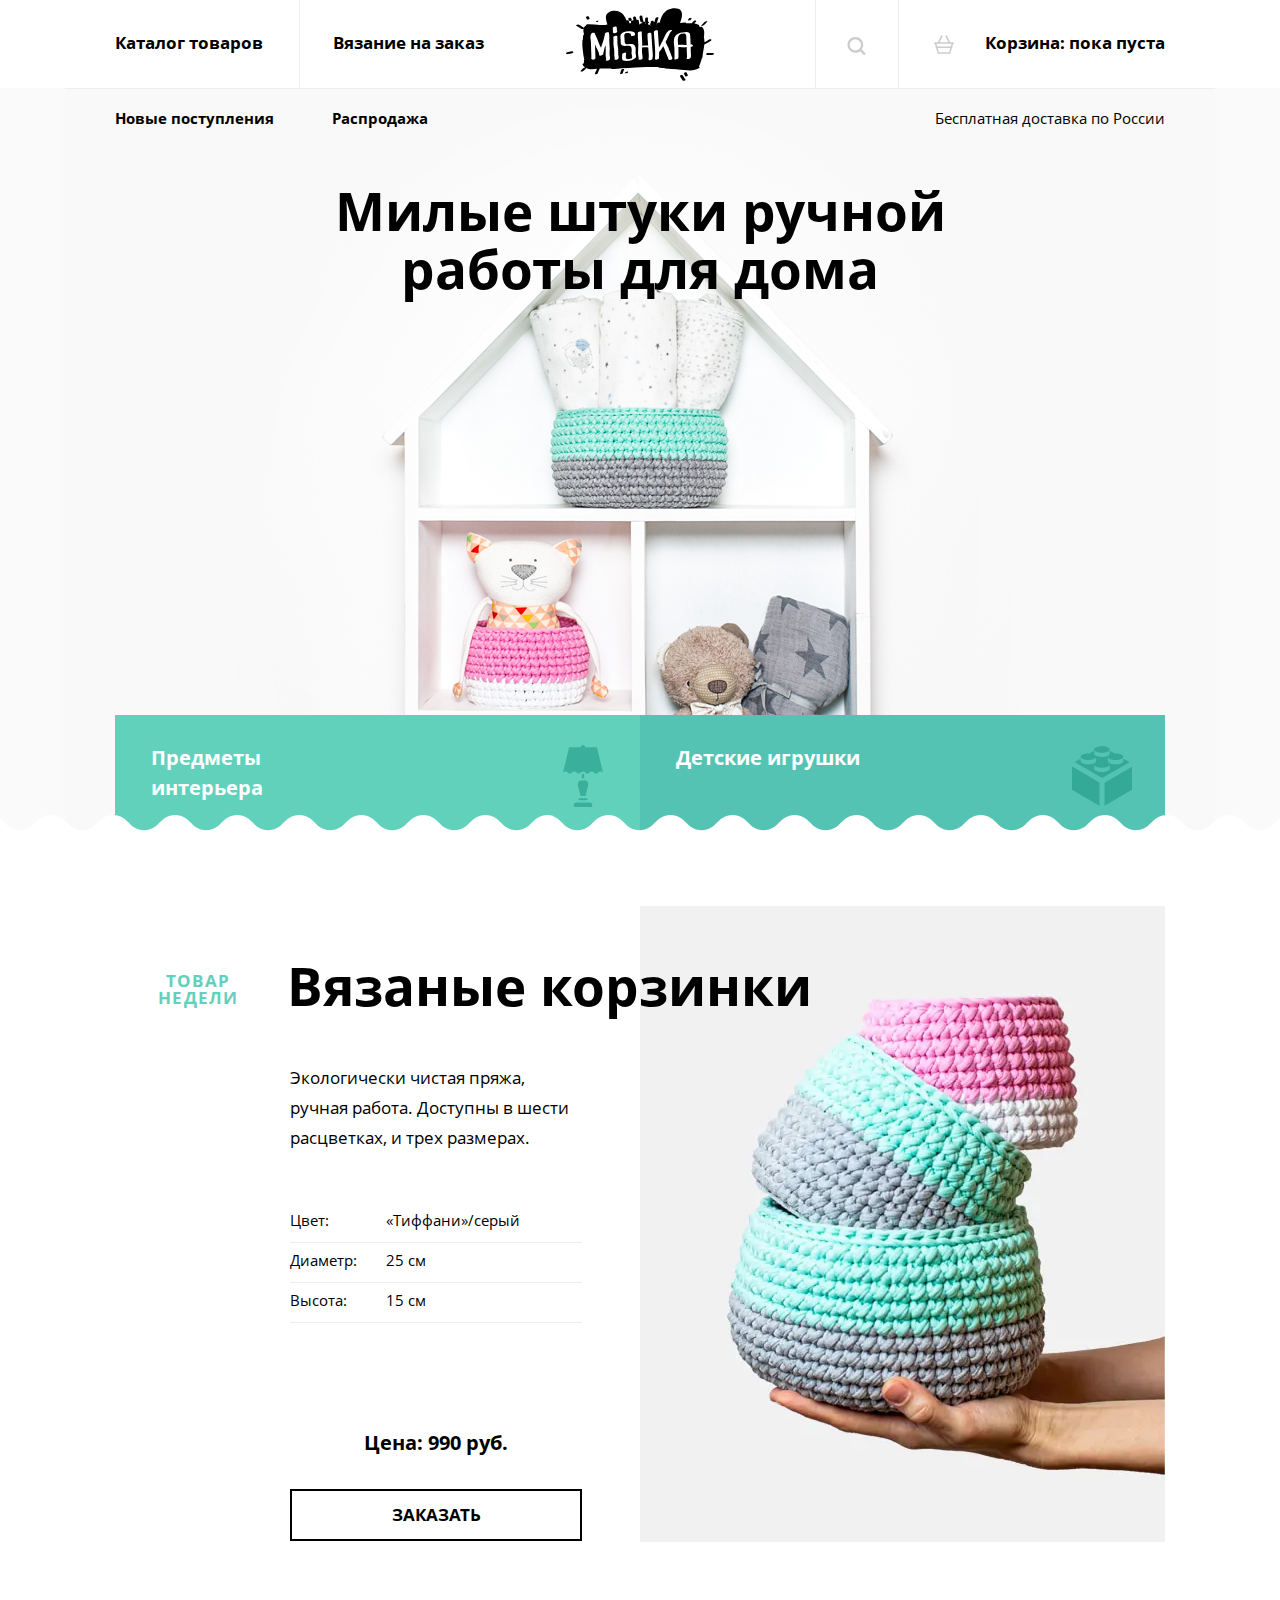
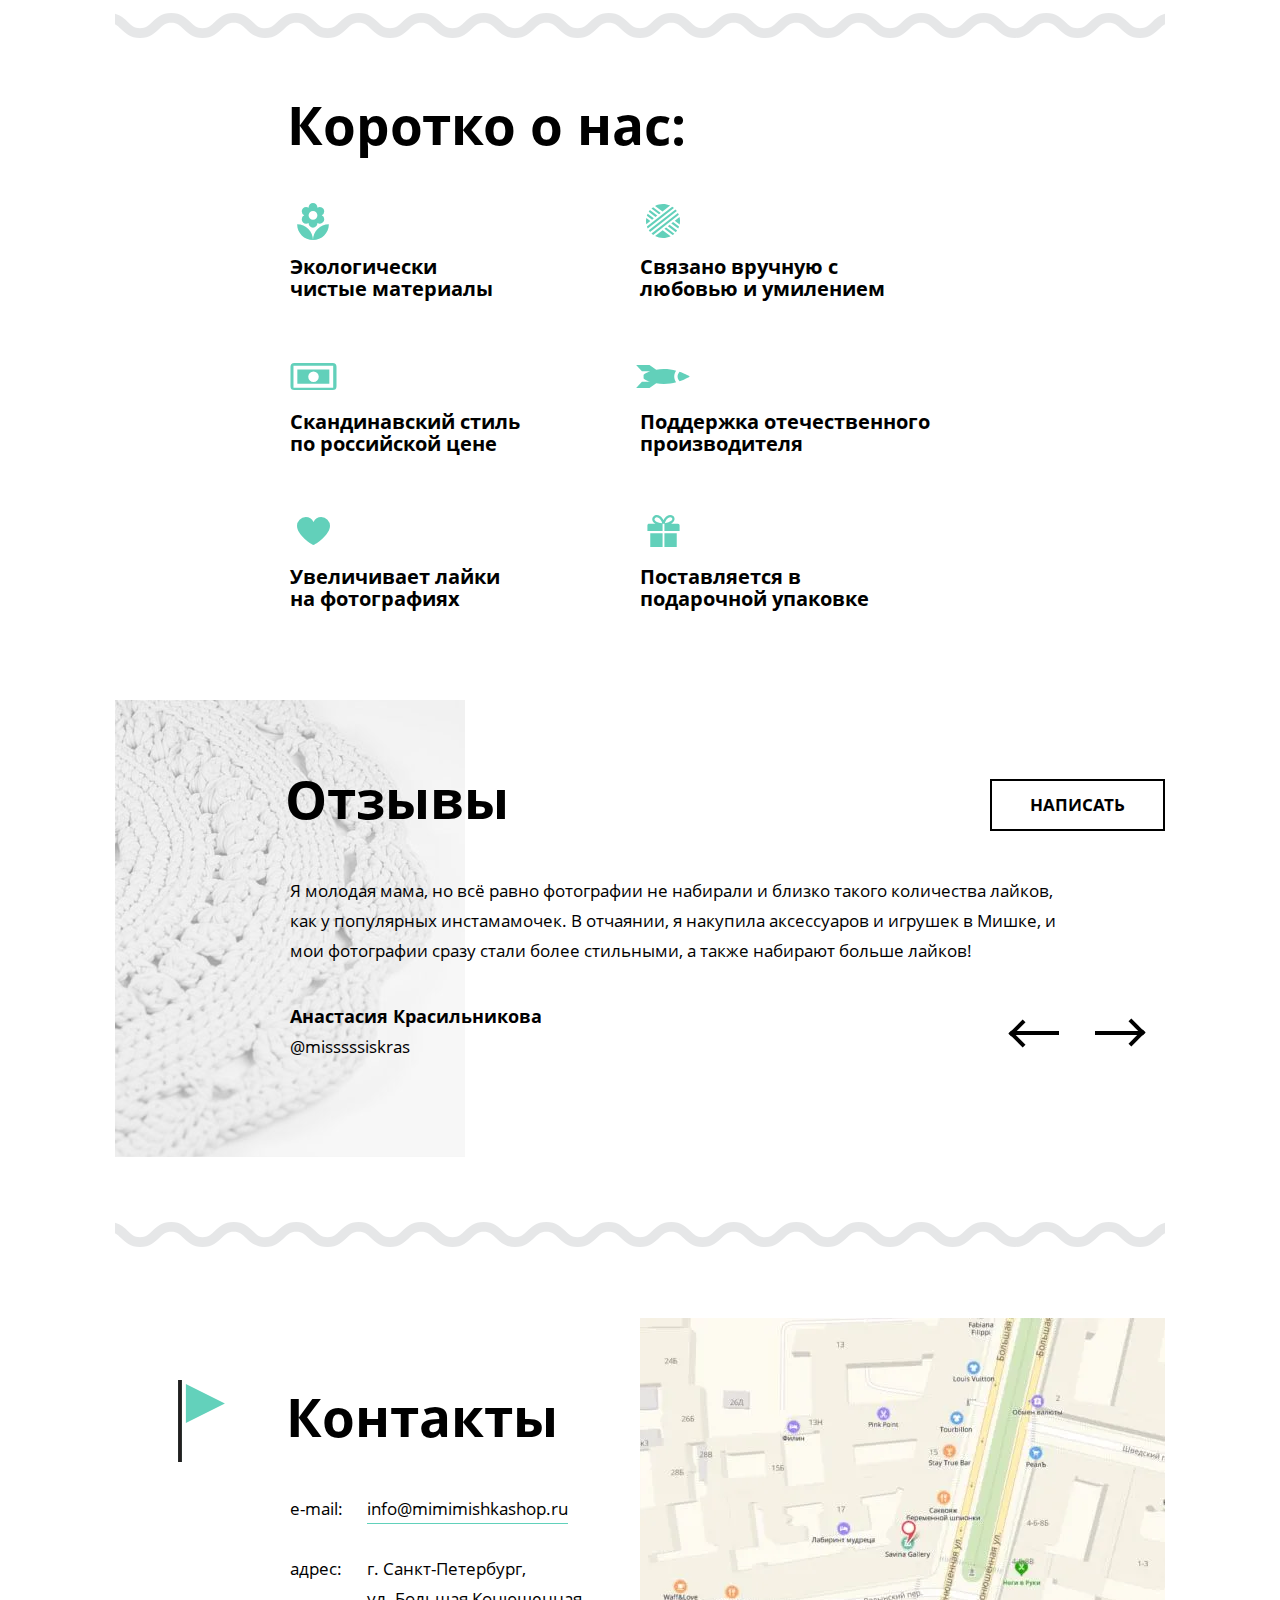
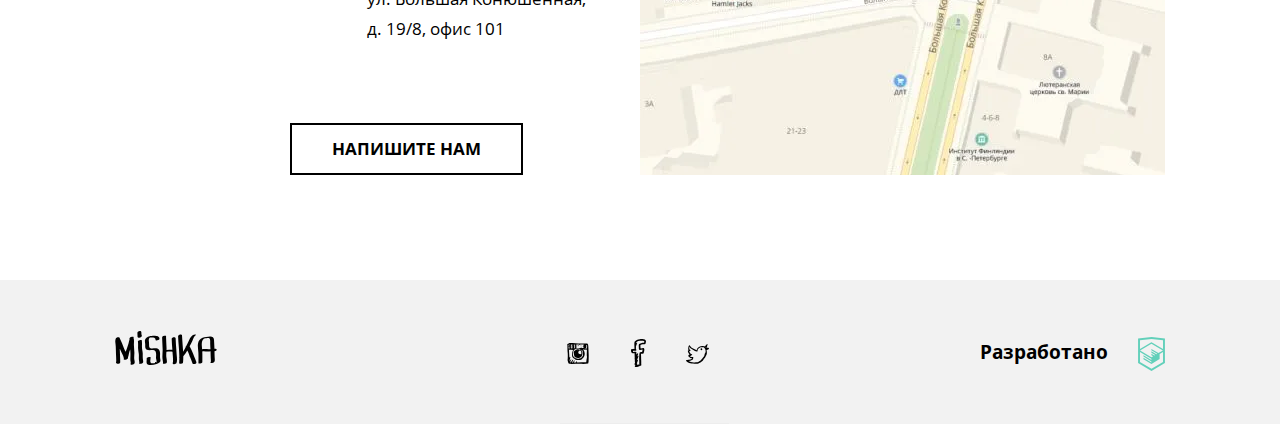
<file: index.html>
<!DOCTYPE html>
<html lang="en">
<head>
  <meta charset="UTF-8">
  <title>Mishka</title>
  <meta name="viewport" content="width=device, initial-scale=1">
  <link rel="stylesheet" type="text/css" href="css/main.css">
</head>
  <body>
    <header class="page-header">
      <nav class="main-nav main-nav--closed main-nav--no-js">
        <button class="main-nav__button-toggle">
          <span class="visually-hidden">Mеню</span>
        </button>
        <ul class="main-nav__list">
          <li class="main-nav__item main-nav__logo">
            <a class="main-nav__link main-nav__link--logo">
              <span class="visually-hidden">Главная</span>
              <picture>
                <source media="(min-width: 1150px)" srcset="img/logo_desktop.svg" type="image/svg+xml">
                <source media="(min-width: 768px)" srcset="img/logo_tablet.svg" type="image/svg+xml">
                <img src="img/logo_mobile.svg"  width="86" height="35" alt="Мишка">
              </picture>
            </a>
          </li>
          <li class="main-nav__item main-nav__catalog">
            <a class="main-nav__link main-nav__link--catalog" href="catalog.html">Каталог товаров</a>
          </li>
          <li class="main-nav__item main-nav__order">
            <a class="main-nav__link" href="form.html">Вязание на заказ</a>
          </li>
          <li class="main-nav__item">
            <a class="main-nav__link main-nav__link--search" href="#">
              <svg class="main-nav__icon main-nav__icon--search" width="19" height="18">
                <use xlink:href="img/sprite.svg#icon-search"></use>
              </svg>
              Поиск по сайту
            </a>
          </li>
          <li class="main-nav__item main-nav__cart">
            <a class="main-nav__link main-nav__link--cart" href="#">
              <svg class="main-nav__icon main-nav__icon--cart" width="20" height="19">
                <use xlink:href="img/sprite.svg#icon-cart"></use>
              </svg>
              Корзина:&nbsp;<span class="main-nav__cart-status">пока&nbsp;пуста</span>
            </a>
          </li>
          <li class="main-nav__item main-nav__new">
            <a href="" class="main-nav__link">Новые поступления</a>
          </li>
          <li class="main-nav__item main-nav__sell-out">
            <a href="" class="main-nav__link">Распродажа</a>
          </li>
          <li class="main-nav__item main-nav__item--delivery">
            <a class="main-nav__link main-nav__link--delivery" href="#">Бесплатная доставка по России</a>
          </li>
        </ul>
      </nav>
      <div class="page-header__slogan page-header__slogan--main">
        <h1 class="page-header__main-title visually-hidden">Магазин Мишка</h1>
        <h2 class="page-header__title page-header__title--main title">Милые&nbsp;штуки ручной работы&nbsp;для&nbsp;дома</h2>
      </div>
    </header>
    <main class="page-main">
      <section class="products border">
        <div class="products__wrapper border-white">
          <div class="products__list">
            <a class="products__link" href="#">
              <span>Предметы интерьера</span>
              <svg class="products__icon products__icon--interior" width="40" height="62">
                <use xlink:href="img/sprite.svg#icon-interior"></use>
              </svg>
            </a>
            <a class="products__link products__link--right" href="#">
              <span>Детские игрушки</span>
              <svg class="products__icon products__icon--toy" width="60" height="60">
                <use xlink:href="img/sprite.svg#icon-toy"></use>
              </svg>
            </a>
          </div>
        </div>
        <article class="product-card">
          <div class="product-card__header">
            <h3 class="product-card__name title">Вязаные корзинки</h3>
            <b class="product-card__remark">Товар недели</b>
          </div>
          <div class="product-card__description">
            <p class="product-card__item product-card__text">Экологически чистая пряжа, ручная работа. Доступны в шести расцветках, и трех размерах.</p>
            <table class="product-card__item product-card__table">
              <tr class="product-card__line">
                <td class="product-card__name-property">Цвет:</td>
                <td class="product-card__property">«Тиффани»/серый</td>
              </tr>
              <tr class="product-card__line">
                <td class="product-card__name-property">Диаметр:</td>
                <td class="product-card__property">25 см</td>
              </tr>
              <tr class="product-card__line">
                <td class="product-card__name-property">Высота:</td>
                <td class="product-card__property">15 см</td>
              </tr>
            </table>
            <picture class="product-card__item product-card__photo">
              <source type="image/webp" media="(min-width: 1150px)" srcset="img/webp/knitted-baskets_desktop.webp 1x, img/webp/knitted-baskets_desktop-x2.webp 2x">
              <source type="image/webp" media="(min-width: 768px)" srcset="img/webp/knitted-baskets_tablet.webp 1x, img/webp/knitted-baskets_tablet-x2.webp 2x">
              <source type="image/webp" srcset="img/webp/knitted-baskets_mobile.webp 1x, img/webp/knitted-baskets_mobile-x2.webp 2x">
              <source media="(min-width: 1150px)" srcset="img/knitted-baskets_desktop.jpg 1x, img/knitted-baskets_desktop-x2.jpg 2x">
              <source media="(min-width: 768px)" srcset="img/knitted-baskets_tablet.jpg 1x, img/knitted-baskets_tablet-x2.jpg 2x">
              <img class="image" src="img/knitted-baskets_mobile.jpg" srcset="img/knitted-baskets_mobile-x2.jpg 2x" alt="Вязаные корзинки">
            </picture>
            <p class="product-card__item product-card__price">Цена: <span>990</span> руб.</p>
              <a class="product-card__item product-card__buy button" href="#">Заказать</a>
          </div>
        </article>
      </section>
      <section class="short-about">
        <h3 class="short-about__title title">Коротко о нас:</h3>
        <ul class="short-about__list">
          <li class="short-about__item">
            <div class="short-about__icon-wrapper">
              <svg class="short-about__icon" width="32" height="37">
                <use xlink:href="img/sprite.svg#icon-flower"></use>
              </svg>
            </div>
            <p class="short-about__text">Экологически чистые&nbsp;материалы</p>
          </li>
          <li class="short-about__item">
            <div class="short-about__icon-wrapper">
              <svg class="short-about__icon" width="47" height="27">
                <use xlink:href="img/sprite.svg#icon-money"></use>
              </svg>
            </div>
            <p class="short-about__text">Скандинавский стиль по&nbsp;российской&nbsp;цене</p>
          </li>
          <li class="short-about__item">
            <div class="short-about__icon-wrapper">
              <svg class="short-about__icon" width="33" height="28">
                <use xlink:href="img/sprite.svg#icon-heart"></use>
              </svg>
            </div>
            <p class="short-about__text">Увеличивает лайки на&nbsp;фотографиях</p>
          </li>
          <li class="short-about__item">
            <div class="short-about__icon-wrapper">
              <svg class="short-about__icon" width="34" height="34">
                <use xlink:href="img/sprite.svg#icon-ball"></use>
              </svg>
            </div>
            <p class="short-about__text">Связано вручную с любовью&nbsp;и&nbsp;умилением</p>
          </li>
          <li class="short-about__item">
            <div class="short-about__icon-wrapper">
              <svg class="short-about__icon" width="54" height="23">
                <use xlink:href="img/sprite.svg#icon-rocket"></use>
              </svg>
            </div>
            <p class="short-about__text">Поддержка отечественного производителя</p>
          </li>
          <li class="short-about__item">
            <div class="short-about__icon-wrapper">
              <svg class="short-about__icon" width="33" height="32">
                <use xlink:href="img/sprite.svg#icon-box"></use>
              </svg>
            </div>
            <p class="short-about__text">Поставляется в подарочной&nbsp;упаковке</p>
          </li>
        </ul>
      </section>
      <section class="comments border">
        <h3 class="comments__title title">Отзывы</h3>
        <ul class="comments__slider">
          <li class="comments__item comments__item-show">
            <p class="comments__text">Я молодая мама, но всё равно фотографии не набирали и близко такого количества лайков, как у популярных инстамамочек. В отчаянии, я накупила аксессуаров и игрушек в Мишке, и мои фотографии сразу стали более стильными, а также набирают больше лайков!</p>
            <span class="comments__author">Анастасия Красильникова</span>
            <span class="comments__login">@misssssiskras</span>
          </li>
          <li class="comments__item">
            <p class="comments__text">Далеко-далеко за словесными горами в стране, гласных и согласных живут рыбные тексты. Ты семантика, которое наш коварных языком выйти риторический взобравшись, бросил до. Моей собрал приставка рекламных маленькая семь даже рыбными взгляд!</p>
            <span class="comments__author">Анастас Красивников</span>
            <span class="comments__login">@anastas</span>
          </li>
          <li class="comments__item">
            <p class="comments__text">Моей собрал приставка рекламных маленькая семь даже рыбными взгляд. Далеко-далеко за словесными горами в стране, гласных и согласных живут рыбные тексты. Ты семантика, которое наш коварных языком выйти реторический взобравшись, бросил дома!</p>
            <span class="comments__author">Дмитрий Каширин</span>
            <span class="comments__login">@kassha</span>
          </li>
        </ul>
        <div class="comments__control">
          <button class="comments__button comments__button--previous"><span class="visually-hidden">Предыдущее</span>
            <div class="comments__arrow"></div>
          </button>
          <button class="comments__button comments__button--next"><span class="visually-hidden">Следующее</span>
            <div class="comments__arrow"></div>
          </button>
        </div>
        <a class="comments__button-write button" href="#">Написать</a>
      </section>
      <section class="contacts">
        <div class="contacts__wrapper">
          <h3 class="contacts__title title">Контакты
            <svg class="contacts__title-flag" width="47" height="82">
              <use xlink:href="img/sprite.svg#icon-flag"></use>
            </svg>
          </h3>
          <table class="contacts__list">
            <tr class="contacts__line contacts__email">
              <td class="contacts__name">e-mail:</td>
              <td class="contacts__info">
                <a class="contacts__email-link" href="#">info@mimimishkashop.ru</a>
              </td>
            </tr>
            <tr class="contacts__line contacts__address">
              <td class="contacts__name">адрес:</td>
              <td class="contacts__info">г. Санкт-Петербург, <br/>ул. Большая Конюшенная, <br/>д. 19/8, офис 101</td>
            </tr>
          </table>
        </div>
        <div class="contacts__wrapper-map">
          <iframe class="contacts__map" src="https://yandex.ru/map-widget/v1/?um=constructor%3Aedd58cfa11bff1d8a5924b9e9b00afe0e49b15dbf8140b7b2dd8a01c3d998474&amp;source=constructor" width="500" height="400" frameborder="0"></iframe>
          <picture>
              <source type="image/webp" media="(min-width: 1150px)" srcset="img/webp/map_desktop.webp 1x, img/webp/map_desktop-x2.webp 2x">
              <source type="image/webp" srcset="img/webp/map.webp 1x, img/webp/map-x2.webp 2x">
              <source media="(min-width: 1150px)" srcset="img/map_desktop.jpg 1x, img/map_desktop-x2.jpg 2x">
              <img class="contacts__map-img image" src="img/map.jpg" srcset="img/map-x2.jpg 2x" alt="Вязаные корзинки">
            </picture>
        </div>
        <a class="contacts__button-write button" href="#">Напишите нам</a>
      </section>
      <section class="modal">
        <div class="modal__products">
          <form method="post" action="#" id="modal-size" name="modal-size" class="modal__form">
            <h3 class="modal__title">Добавить в&nbsp;корзину</h3>
            <p class="modal__text">Выберите размер:</p>
            <ul class="modal__list">
              <li class="modal__item">
                <label>
                  <input type="radio" id="size_s" name="size_selection" class="modal__radio visually-hidden">
                  <span class="modal__size">s</span>
                </label>
              </li>
              <li class="modal__item">
                <label>
                  <input type="radio" id="size_m" name="size_selection" class="modal__radio visually-hidden">
                  <span class="modal__size">m</span>
                </label>
              </li>
              <li class="modal__item">
                <label>
                  <input type="radio" id="size_l" name="size_selection" class="modal__radio visually-hidden">
                  <span class="modal__size">l</span>
                </label>
              </li>
            </ul>
            <input type="submit" id="add_size" name="add_size" value="Добавить" class="modal__submit button">
          </form>
        </div>
        <div class="modal__overlay"></div>
      </section>
    </main>
    <footer class="page-footer">
      <div class="page-footer__wrapper">
        <div class="page-footer__logo">
          <a class="page-footer__logo-link">
            <span class="visually-hidden">Главная</span>
            <svg class="page-footer__logo-icon" width="102" height="34">
              <use xlink:href="img/sprite.svg#icon-logo"></use>
            </svg>
          </a>
        </div>
        <ul class="page-footer__socials">
          <li class="page-footer__social-item">
            <a class="page-footer__social-link" href="#">
              <svg class="page-footer__icon page-footer__icon--instagram" width="28" height="21">
                <use xlink:href="img/sprite.svg#icon-instagram"></use>
              </svg>
            </a>
          </li>
          <li class="page-footer__social-item">
            <a class="page-footer__social-link" href="#">
              <svg class="page-footer__icon icon-facebook" width="15" height="28">
                <use xlink:href="img/sprite.svg#icon-facebook"></use>
              </svg>
            </a>
          </li>
          <li class="page-footer__social-item">
            <a class="page-footer__social-link" href="#">
              <svg class="page-footer__icon icon-twitter" width="23" height="20">
                <use xlink:href="img/sprite.svg#icon-twitter"></use>
              </svg>
            </a>
          </li>
        </ul>
        <div class="page-footer__copyright">
          <a class="page-footer__copyright-link" href="#">Разработано
            <svg class="page-footer__academy" width="27" height="34">
              <use xlink:href="img/sprite.svg#icon-academy"></use>
            </svg>
          </a>
        </div>
      </div>
    </footer>
    <!-- Yandex.Metrika counter -->
    <script type="text/javascript" >
       (function(m,e,t,r,i,k,a){m[i]=m[i]||function(){(m[i].a=m[i].a||[]).push(arguments)};
       m[i].l=1*new Date();k=e.createElement(t),a=e.getElementsByTagName(t)[0],k.async=1,k.src=r,a.parentNode.insertBefore(k,a)})
       (window, document, "script", "https://mc.yandex.ru/metrika/tag.js", "ym");

       ym(51487897, "init", {
            id:51487897,
            clickmap:true,
            trackLinks:true,
            accurateTrackBounce:true,
            webvisor:true
       });
    </script>
    <noscript><div><img src="https://mc.yandex.ru/watch/51487897" style="position:absolute; left:-9999px;" alt="" /></div></noscript>
    <!-- /Yandex.Metrika counter -->
    <script type="text/javascript" src="js/main.js"></script>
  </body>
</html>
</file>
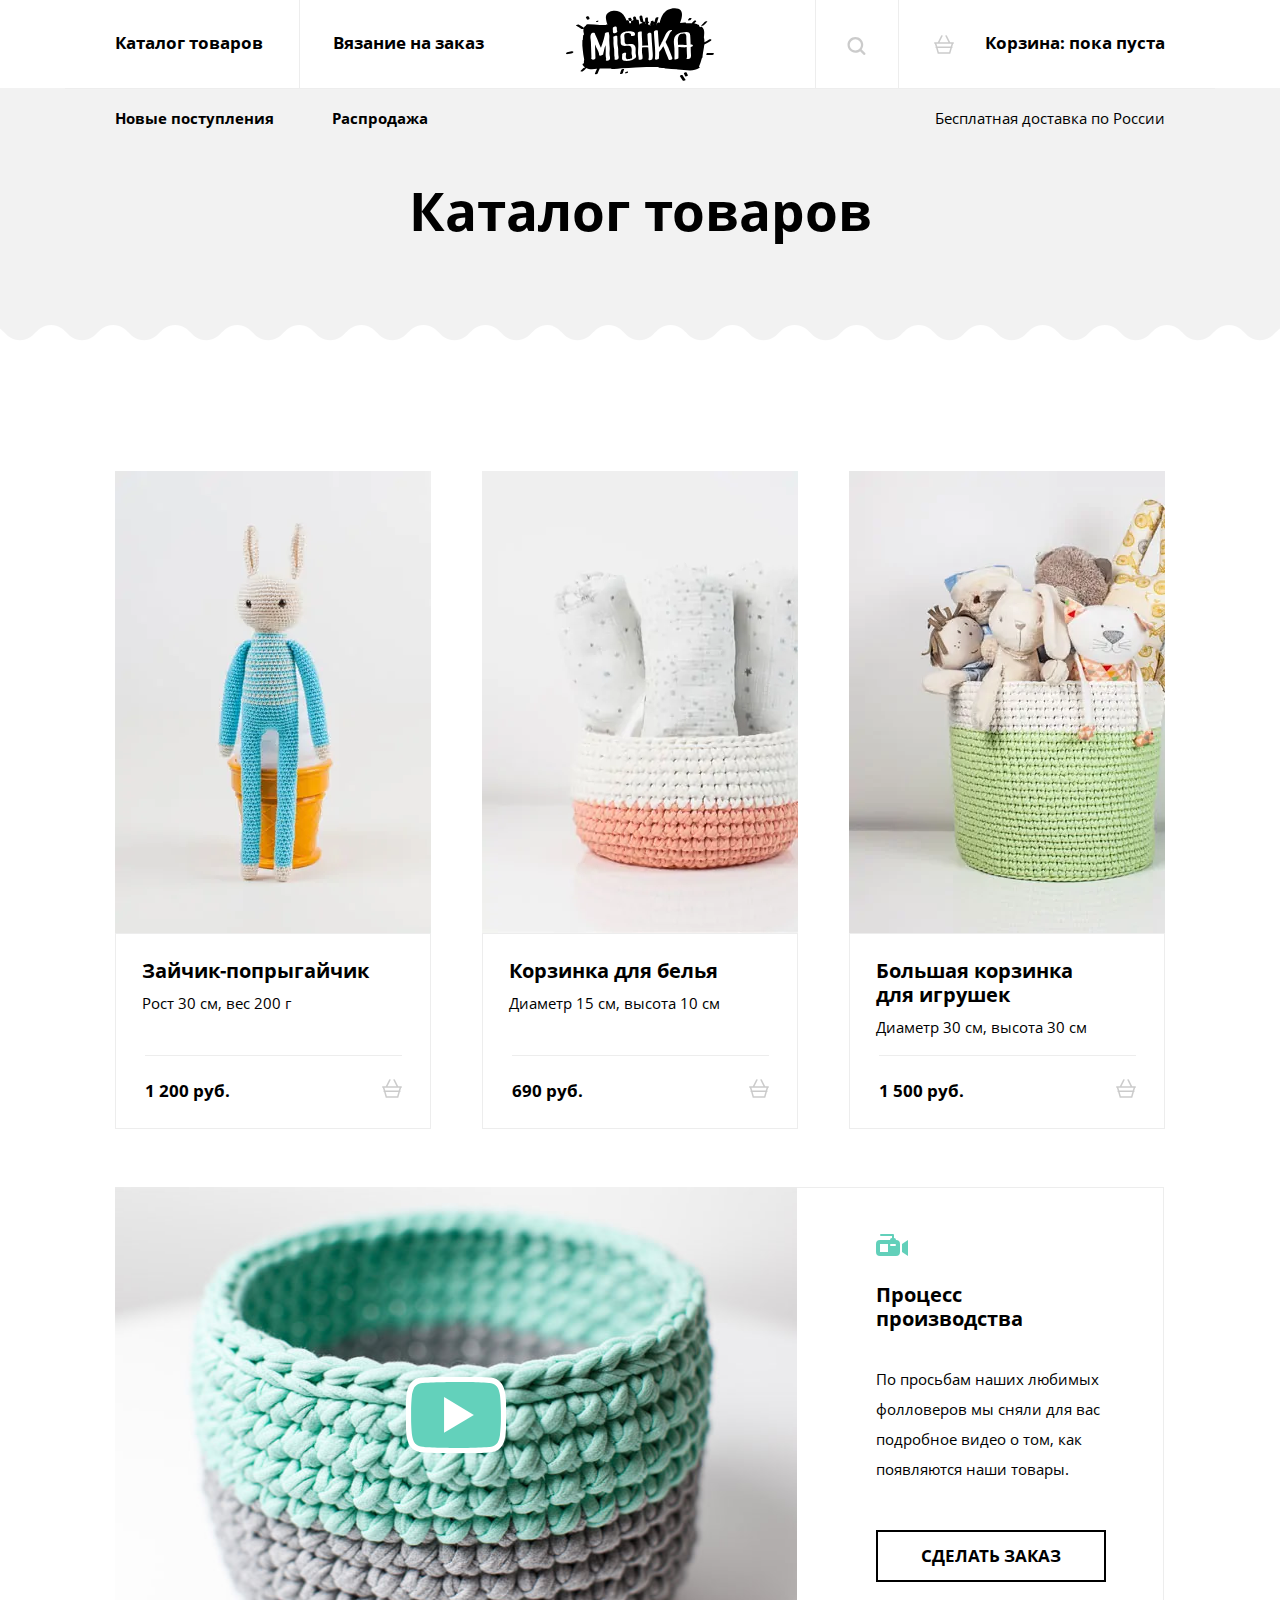
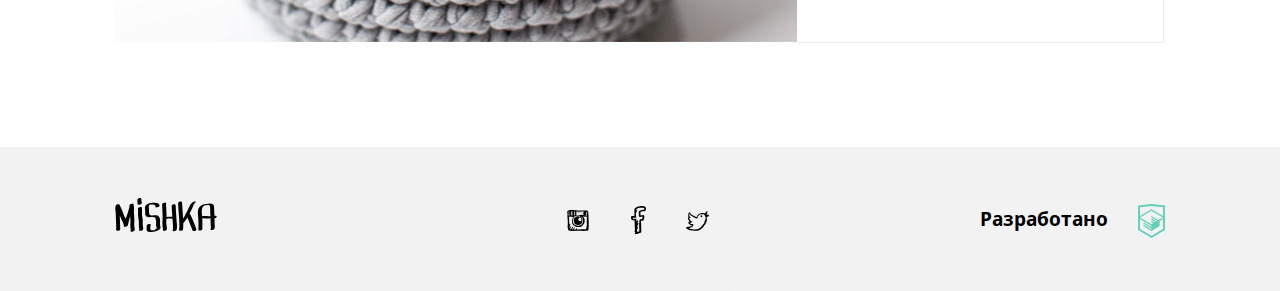
<file: catalog.html>
<!DOCTYPE html>
<html lang="en">
<head>
  <meta charset="UTF-8">
  <title>Mishka</title>
  <meta name="viewport" content="width=device, initial-scale=1">
  <link rel="stylesheet" type="text/css" href="css/main.css">
</head>
  <body>
    <header class="page__header">
      <nav class="main-nav main-nav--closed main-nav--no-js">
        <button class="main-nav__button-toggle">
          <span class="visually-hidden">Mеню</span>
        </button>
        <ul class="main-nav__list">
          <li class="main-nav__item main-nav__logo">
            <a class="main-nav__link main-nav__link--logo" href="index.html">
              <span class="visually-hidden">Главная</span>
              <picture>
                <source media="(min-width: 1150px)" srcset="img/logo_desktop.svg" type="image/svg+xml">
                <source media="(min-width: 768px)" srcset="img/logo_tablet.svg" type="image/svg+xml">
                <img src="img/logo_mobile.svg"  width="86" height="35" alt="Мишка">
              </picture>
            </a>
          </li>
          <li class="main-nav__item main-nav__catalog">
            <a class="main-nav__link main-nav__link--catalog">Каталог товаров</a>
          </li>
          <li class="main-nav__item main-nav__order">
            <a class="main-nav__link" href="form.html">Вязание на заказ</a>
          </li>
          <li class="main-nav__item">
            <a class="main-nav__link main-nav__link--search" href="#">
              <svg class="main-nav__icon main-nav__icon--search" width="19" height="18">
                <use xlink:href="img/sprite.svg#icon-search"></use>
              </svg>
              Поиск по сайту
            </a>
          </li>
          <li class="main-nav__item main-nav__cart">
            <a class="main-nav__link main-nav__link--cart" href="#">
              <svg class="main-nav__icon main-nav__icon--cart" width="20" height="19">
                <use xlink:href="img/sprite.svg#icon-cart"></use>
              </svg>
              Корзина:&nbsp;<span class="main-nav__cart-status">пока&nbsp;пуста</span>
            </a>
          </li>
          <li class="main-nav__item main-nav__new">
            <a href="" class="main-nav__link">Новые поступления</a>
          </li>
          <li class="main-nav__item main-nav__sell-out">
            <a href="" class="main-nav__link">Распродажа</a>
          </li>
          <li class="main-nav__item main-nav__item--delivery">
            <a class="main-nav__link main-nav__link--delivery" href="#">Бесплатная доставка по России</a>
          </li>
        </ul>
      </nav>
      <div class="page-header__slogan border-white">
        <h1 class="page-header__title title">Каталог товаров</h1>
      </div>
    </header>
    <main class="page-main">
      <section class="catalog">
        <article class="catalog-item" tabindex="0">
          <a href="#" class="catalog-item__photo">
            <picture class="catalog-item__image">
              <source type="image/webp" media="(min-width: 1150px)" srcset="img/webp/toy-bunny_desktop.webp 1x, img/webp/toy-bunny_desktop-x2.webp 2x">
              <source type="image/webp" media="(min-width: 768px)" srcset="img/webp/toy-bunny_tablet.webp 1x, img/webp/toy-bunny_tablet-x2.webp 2x">
              <source type="image/webp" srcset="img/webp/toy-bunny_mobile.webp 1x, img/webp/toy-bunny_mobile-x2.webp 2x">
              <source media="(min-width: 1150px)" srcset="img/toy-bunny_desktop.jpg 1x, img/toy-bunny_desktop-x2.jpg 2x">
              <source media="(min-width: 768px)" srcset="img/toy-bunny_tablet.jpg 1x, img/toy-bunny_tablet-x2.jpg 2x">
              <img class="image" src="img/toy-bunny_mobile.jpg" srcset="img/toy-bunny_mobile-x2.jpg 2x" alt="Зайчик-попрыгайчик">
            </picture>
          </a>
          <div class="catalog-item__list">
            <a href="#" class="catalog-item__description">
              <h3 class="catalog-item__name">Зайчик-попрыгайчик</h3>
              <p class="catalog-item__specifications">
                Рост 30 см, вес 200 г</p>
            </a>
            <a href="#" class="catalog-item__buy">
              1 200 руб.
              <svg class="catalog-item__buy-icon" width="20" height="19">
                <use xlink:href="img/sprite.svg#icon-cart"></use>
              </svg>
            </a>
          </div>
        </article>
        <article class="catalog-item" tabindex="0">
          <a href="#" class="catalog-item__photo">
           <picture class="catalog-item__image">
              <source type="image/webp" media="(min-width: 1150px)" srcset="img/webp/laundry-basket_desktop.webp 1x, img/webp/laundry-basket_desktop-x2.webp 2x">
              <source type="image/webp" media="(min-width: 768px)" srcset="img/webp/laundry-basket_tablet.webp 1x, img/webp/laundry-basket_tablet-x2.webp 2x">
              <source type="image/webp" srcset="img/webp/laundry-basket_mobile.webp 1x, img/webp/laundry-basket_mobile-x2.webp 2x">
              <source media="(min-width: 1150px)" srcset="img/laundry-basket_desktop.jpg 1x, img/laundry-basket_desktop-x2.jpg 2x">
              <source media="(min-width: 768px)" srcset="img/laundry-basket_tablet.jpg 1x, img/laundry-basket_tablet-x2.jpg 2x">
              <img class="image" src="img/laundry-basket_mobile.jpg" srcset="img/laundry-basket_mobile-x2.jpg 2x" alt="Корзинка для белья">
            </picture> 
          </a>
          <div class="catalog-item__list">
            <a href="#" class="catalog-item__description">
              <h3 class="catalog-item__name">Корзинка для белья</h3>
              <p class="catalog-item__specifications">
                Диаметр 15 см, высота 10 см</p>
            </a>
            <a href="#" class="catalog-item__buy">
              690 руб.
              <svg class="catalog-item__buy-icon" width="20" height="19">
                <use xlink:href="img/sprite.svg#icon-cart"></use>
              </svg>
            </a>
          </div>
        </article>
        <article class="catalog-item" tabindex="0">
          <a href="#" class="catalog-item__photo">
           <picture class="catalog-item__image">
              <source type="image/webp" media="(min-width: 1150px)" srcset="img/webp/basket-for-toys_desktop.webp 1x, img/webp/basket-for-toys_desktop-x2.webp 2x">
              <source type="image/webp" media="(min-width: 768px)" srcset="img/webp/basket-for-toys_tablet.webp 1x, img/webp/basket-for-toys_tablet-x2.webp 2x">
              <source type="image/webp" srcset="img/webp/basket-for-toys_mobile.webp 1x, img/webp/basket-for-toys_mobile-x2.webp 2x">
              <source media="(min-width: 1150px)" srcset="img/basket-for-toys_desktop.jpg 1x, img/basket-for-toys_desktop-x2.jpg 2x">
              <source media="(min-width: 768px)" srcset="img/basket-for-toys_tablet.jpg 1x, img/basket-for-toys_tablet-x2.jpg 2x">
              <img class="image" src="img/basket-for-toys_mobile.jpg" srcset="img/basket-for-toys_mobile-x2.jpg 2x" alt="Большая корзинка для игрушек">
            </picture> 
          </a>
          <div class="catalog-item__list">
            <a href="#" class="catalog-item__description">
              <h3 class="catalog-item__name">Большая корзинка для&nbsp;игрушек</h3>
              <p class="catalog-item__specifications">
                Диаметр 30 см, высота 30 см</p>
            </a>
            <a href="#" class="catalog-item__buy">
              1 500 руб.
              <svg class="catalog-item__buy-icon" width="20" height="19">
                <use xlink:href="img/sprite.svg#icon-cart"></use>
              </svg>
            </a>
          </div>
        </article>
      </section>
      <section class="making">
        <h3 class="making__title">
          <svg class="making__title-icon" width="32" height="32">
              <use xlink:href="img/sprite.svg#icon-camcorder"></use>
            </svg>
          Процесс производства
        </h3>
        <div class="making__player">
          <picture class="making__image">
            <source media="(min-width: 768px)" srcset="img/making-player_tablet.jpg">
              <img class="image" src="img/making-player_mobile.jpg" alt="Видео о производстве">
          </picture>
          <button class="making__play">
            <svg class="making__play-icon" width="101" height="77">
              <use xlink:href="img/sprite.svg#icon-play"></use>
            </svg>
          </button>
        </div>
        <div class="making__description">
          <p class="making__text">По просьбам наших любимых фолловеров мы сняли для вас подробное видео о том, как появляются наши товары.</p>
          <a href="#" class="making__button button">Сделать заказ</a>
        </div>
      </section>
      <section class="modal">
        <div class="modal__products">
          <form method="post" action="#" id="modal-size" name="modal-size" class="modal__form">
            <h3 class="modal__title">Добавить в&nbsp;корзину</h3>
            <p class="modal__text">Выберите размер:</p>
            <ul class="modal__list">
              <li class="modal__item">
                <label>
                  <input type="radio" id="size_s" name="size_selection" class="modal__radio visually-hidden">
                  <span class="modal__size">s</span>
                </label>
              </li>
              <li class="modal__item">
                <label>
                  <input type="radio" id="size_m" name="size_selection" class="modal__radio visually-hidden">
                  <span class="modal__size">m</span>
                </label>
              </li>
              <li class="modal__item">
                <label>
                  <input type="radio" id="size_l" name="size_selection" class="modal__radio visually-hidden">
                  <span class="modal__size">l</span>
                </label>
              </li>
            </ul>
            <input type="submit" id="add_size" name="add_size" value="Добавить" class="modal__submit button">
          </form>
        </div>
        <div class="modal__overlay"></div>
      </section>
    </main>
    <footer class="page-footer">
      <div class="page-footer__wrapper">
        <div class="page-footer__logo">
          <a class="page-footer__logo-link" href="index.html">
            <span class="visually-hidden">Главная</span>
            <svg class="page-footer__logo-icon" width="102" height="34">
              <use xlink:href="img/sprite.svg#icon-logo"></use>
            </svg>
          </a>
        </div>
        <ul class="page-footer__socials">
          <li class="page-footer__social-item">
            <a class="page-footer__social-link" href="#">
              <svg class="page-footer__icon page-footer__icon--instagram" width="28" height="21">
                <use xlink:href="img/sprite.svg#icon-instagram"></use>
              </svg>
            </a>
          </li>
          <li class="page-footer__social-item">
            <a class="page-footer__social-link" href="#">
              <svg class="page-footer__icon icon-facebook" width="15" height="28">
                <use xlink:href="img/sprite.svg#icon-facebook"></use>
              </svg>
            </a>
          </li>
          <li class="page-footer__social-item">
            <a class="page-footer__social-link" href="#">
              <svg class="page-footer__icon icon-twitter" width="23" height="20">
                <use xlink:href="img/sprite.svg#icon-twitter"></use>
              </svg>
            </a>
          </li>
        </ul>
        <div class="page-footer__copyright">
          <a class="page-footer__copyright-link" href="#">Разработано
            <svg class="page-footer__academy" width="27" height="34">
              <use xlink:href="img/sprite.svg#icon-academy"></use>
            </svg>
          </a>
        </div>
      </div>
    </footer>
    <!-- Yandex.Metrika counter -->
    <script type="text/javascript" >
       (function(m,e,t,r,i,k,a){m[i]=m[i]||function(){(m[i].a=m[i].a||[]).push(arguments)};
       m[i].l=1*new Date();k=e.createElement(t),a=e.getElementsByTagName(t)[0],k.async=1,k.src=r,a.parentNode.insertBefore(k,a)})
       (window, document, "script", "https://mc.yandex.ru/metrika/tag.js", "ym");

       ym(51487897, "init", {
            id:51487897,
            clickmap:true,
            trackLinks:true,
            accurateTrackBounce:true,
            webvisor:true
       });
    </script>
    <noscript><div><img src="https://mc.yandex.ru/watch/51487897" style="position:absolute; left:-9999px;" alt="" /></div></noscript>
    <!-- /Yandex.Metrika counter -->
    <script type="text/javascript" src="js/main.js"></script>
  </body>
</html>
</file>
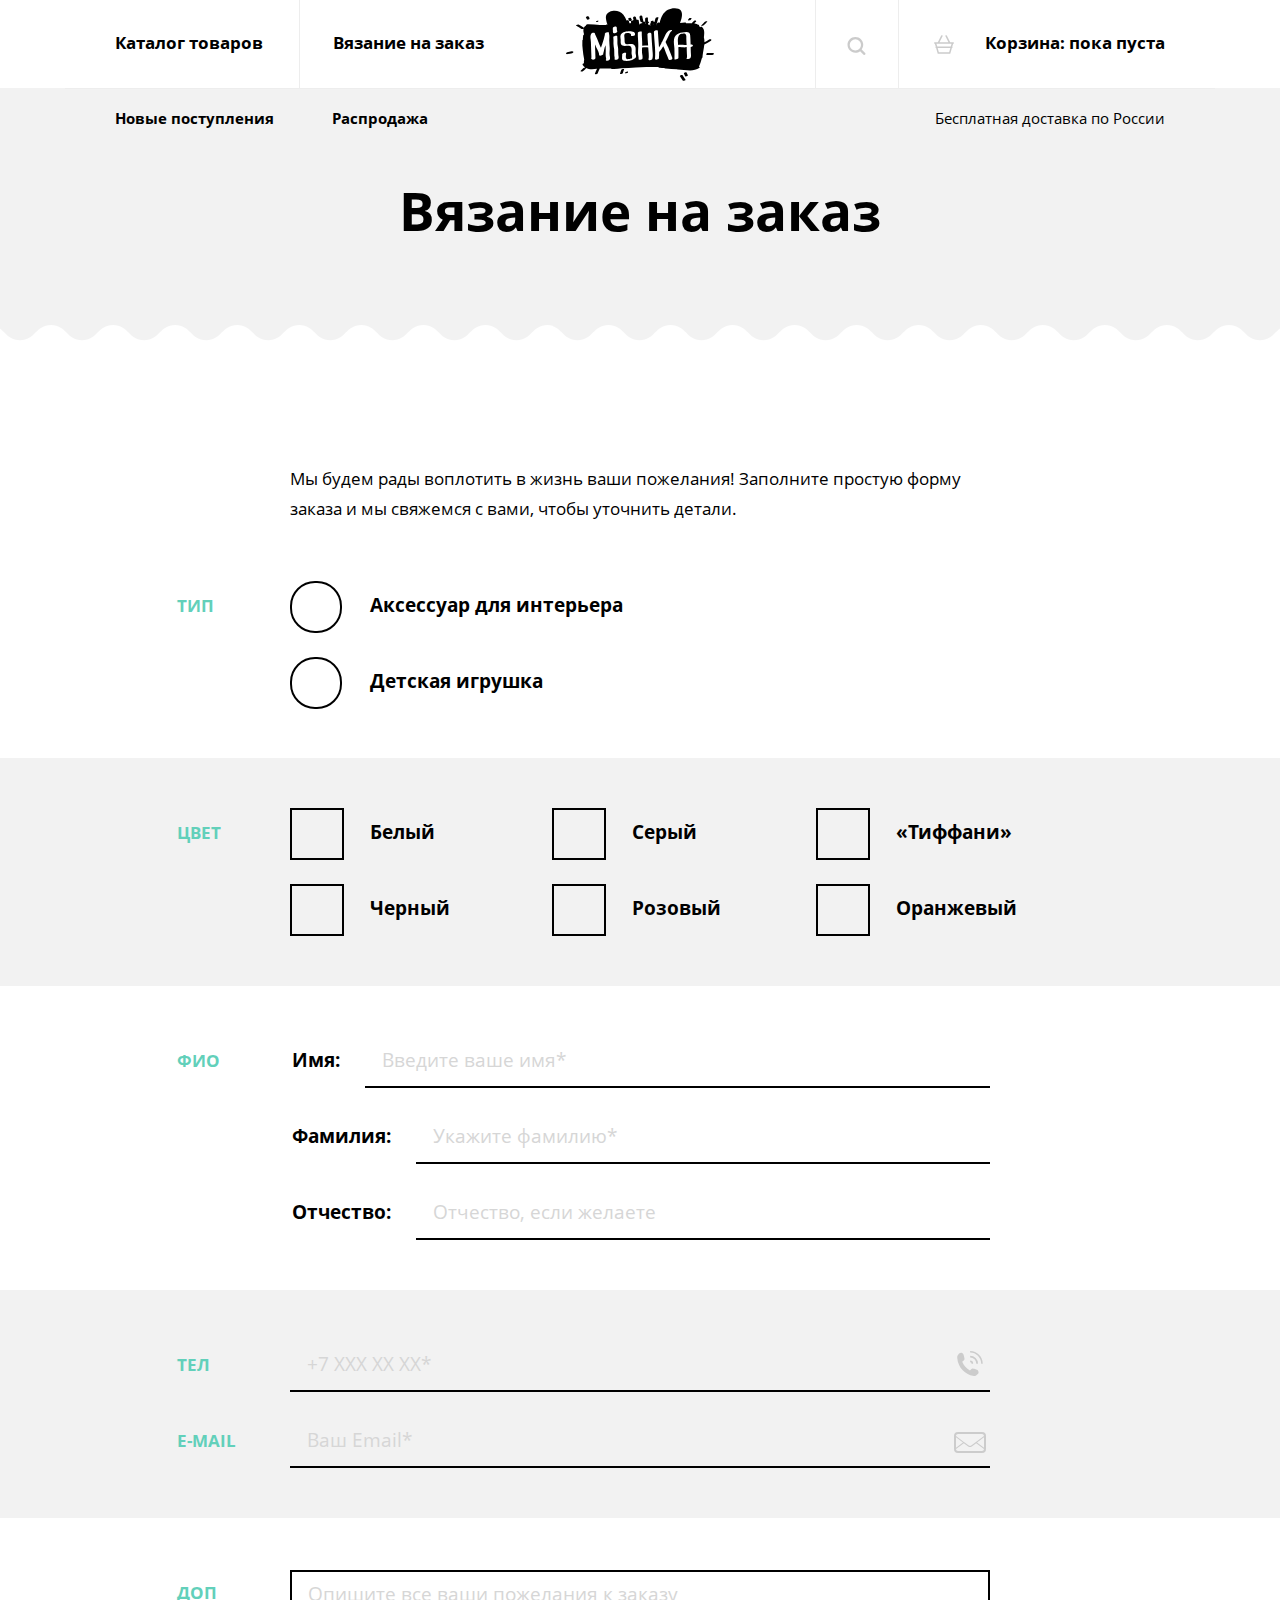
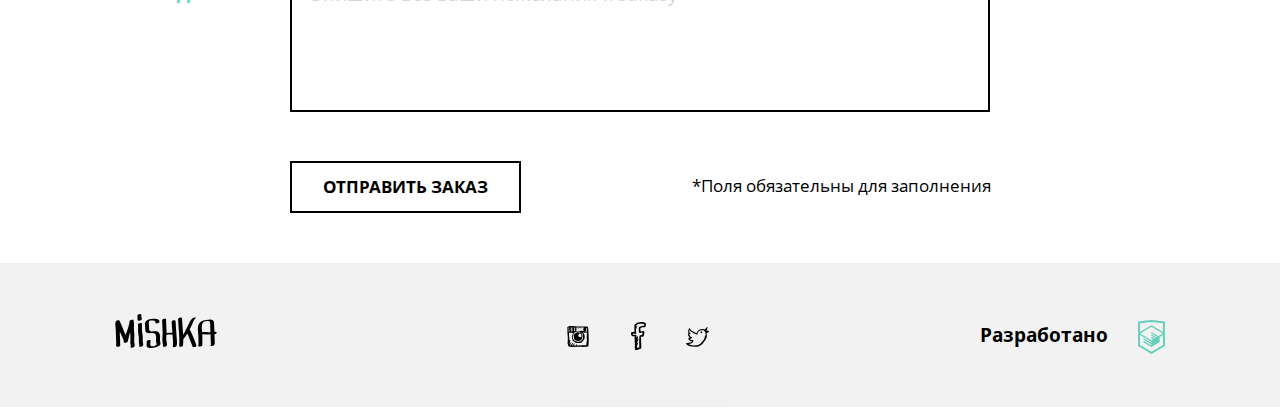
<file: form.html>
<!DOCTYPE html>
<html lang="en">
<head>
  <meta charset="UTF-8">
  <title>Mishka</title>
  <meta name="viewport" content="width=device, initial-scale=1">
  <link rel="stylesheet" type="text/css" href="css/main.css">
</head>
  <body>
    <header class="page-header">
      <nav class="main-nav main-nav--closed main-nav--no-js">
        <button class="main-nav__button-toggle">
          <span class="visually-hidden">Mеню</span>
        </button>
        <ul class="main-nav__list">
          <li class="main-nav__item main-nav__logo">
            <a class="main-nav__link main-nav__link--logo" href="index.html">
              <span class="visually-hidden">Главная</span>
              <picture>
                <source media="(min-width: 1150px)" srcset="img/logo_desktop.svg" type="image/svg+xml">
                <source media="(min-width: 768px)" srcset="img/logo_tablet.svg" type="image/svg+xml">
                <img src="img/logo_mobile.svg"  width="86" height="35" alt="Мишка">
              </picture>
            </a>
          </li>
          <li class="main-nav__item main-nav__catalog">
            <a class="main-nav__link main-nav__link--catalog" href="catalog.html">Каталог товаров</a>
          </li>
          <li class="main-nav__item main-nav__order">
            <a class="main-nav__link">Вязание на заказ</a>
          </li>
          <li class="main-nav__item">
            <a class="main-nav__link main-nav__link--search" href="#">
              <svg class="main-nav__icon main-nav__icon--search" width="19" height="18">
                <use xlink:href="img/sprite.svg#icon-search"></use>
              </svg>
              Поиск по сайту
            </a>
          </li>
          <li class="main-nav__item main-nav__cart">
            <a class="main-nav__link main-nav__link--cart" href="#">
              <svg class="main-nav__icon main-nav__icon--cart" width="20" height="19">
                <use xlink:href="img/sprite.svg#icon-cart"></use>
              </svg>
              Корзина:&nbsp;<span class="main-nav__cart-status">пока&nbsp;пуста</span>
            </a>
          </li>
          <li class="main-nav__item main-nav__new">
            <a href="" class="main-nav__link">Новые поступления</a>
          </li>
          <li class="main-nav__item main-nav__sell-out">
            <a href="" class="main-nav__link">Распродажа</a>
          </li>
          <li class="main-nav__item main-nav__item--delivery">
            <a class="main-nav__link main-nav__link--delivery" href="#">Бесплатная доставка по России</a>
          </li>
        </ul>
      </nav>
      <div class="page-header__slogan border-white">
        <h1 class="page-header__title title">Вязание на заказ</h1>
      </div>
    </header>
    <main class="page-main">
      <div class="page-main__appeal">Мы будем рады воплотить в жизнь ваши&nbsp;пожелания! Заполните простую форму заказа и мы свяжемся с вами, чтобы уточнить детали.</div>
      <form method="post" action="#" id="form-order" name="form-order" class="form-order">
        <fieldset class="form-order__set">
          <div class="form-order__wrapper">
            <h3 class="form-order__legend">Тип</h3>
            <ul class="form-order__list">
              <li class="form-order__item">
                <label class="form-order__type">
                  <input type="radio" name="form-order__type" class="form-order__input-radio visually-hidden">
                  <span class="form-order__radio"></span><span class="form-order__text">Аксессуар&nbsp;для интерьера</span>
                </label>
              </li>
              <li class="form-order__item">
                <label class="form-order__type">
                  <input type="radio" name="form-order__type" class="form-order__input-radio visually-hidden">
                  <span class="form-order__radio"></span><span class="form-order__text">Детская игрушка</span>
                </label>
              </li>
            </ul>
          </div>
        </fieldset>
        <fieldset class="form-order__set">
          <div class="form-order__wrapper form-order__wrapper--color">
            <h3 class="form-order__legend">Цвет</h3>
            <ul class="form-order__list form-order__list--color">
              <li class="form-order__item form-order__item--color">
                <label class="form-order__color">
                  <input type="checkbox" name="form-order__color" class="form-order__input-check visually-hidden">
                  <span class="form-order__checkbox"></span>Белый
                </label>
              </li>
              <li class="form-order__item form-order__item--color">
                <label class="form-order__color">
                  <input type="checkbox" name="form-order__color" class="form-order__input-check visually-hidden">
                  <span class="form-order__checkbox"></span>Серый
                </label>
              </li>
              <li class="form-order__item form-order__item--color">
                <label class="form-order__color">
                  <input type="checkbox" name="form-order__color" class="form-order__input-check visually-hidden">
                  <span class="form-order__checkbox"></span>&laquo;Тиффани&raquo;
                </label>
              </li>
              <li class="form-order__item form-order__item--color">
                <label class="form-order__color">
                  <input type="checkbox" name="form-order__color" class="form-order__input-check visually-hidden">
                  <span class="form-order__checkbox"></span>Черный
                </label>
              </li>
              <li class="form-order__item form-order__item--color">
                <label class="form-order__color">
                  <input type="checkbox" name="form-order__color" class="form-order__input-check visually-hidden">
                  <span class="form-order__checkbox"></span>Розовый
                </label>
              </li>
              <li class="form-order__item form-order__item--color">
                <label class="form-order__color">
                  <input type="checkbox" name="form-order__color" class="form-order__input-check visually-hidden">
                  <span class="form-order__checkbox"></span>Оранжевый
                </label>
              </li>
            </ul>
          </div>
        </fieldset>
        <fieldset class="form-order__set">
          <div class="form-order__wrapper form-order__wrapper--name">
            <h3 class="form-order__legend form-order__legend--name">ФИО</h3>
            <ul class="form-order__list">
              <li class="form-order__block">
                <label for="first_name" class="form-order__name">Имя:</label>
                <input type="text" id="first_name" name="name" maxlength="30" placeholder="Введите ваше имя*" class="form-order__field" required>
              </li>
              <li class="form-order__block">
                <label for="second-name" class="form-order__name">Фамилия:</label>
                <input type="text" id="second-name" name="second-name" maxlength="30" placeholder="Укажите фамилию*" class="form-order__field" required>
              </li>
              <li class="form-order__block">
                <label for="third-name" class="form-order__name">Отчество:</label>
                <input type="text" id="third-name" name="patronymic" maxlength="30" placeholder="Отчество, если желаете" class="form-order__field">
              </li>
            </ul>
          </div>
        </fieldset>
        <fieldset class="form-order__set">
          <div class="form-order__wrapper form-order__wrapper--contacts">
            <ul class="form-order__list form-order__list--contacts">
              <li class="form-order__block form-order__block--icon">
                <label for="phone" class="form-order__legend form-order__legend--phone">Тел</label>
                <input class="form-order__field form-order__field--phone" type="tel" id="phone" name="number-phone" maxlength="15" placeholder="+7 XXX XX XX*" pattern="\+7\s[0-9]{3}\s[0-9]{2}\s[0-9]{2}" required>
                <svg class="form-order__icon form-order__icon--phone" width="26" height="25">
                  <use xlink:href="img/sprite.svg#icon-phone"></use>
                </svg>
              </li>
              <li class="form-order__block form-order__block--icon"> 
                <label for="email" class="form-order__legend form-order__legend--email">e-mail</label>
                <input class="form-order__field form-order__field--email" type="email" id="email" name="e-mail" maxlength="30" placeholder="Ваш Email*" required>
                <svg class="form-order__icon form-order__icon--email" width="32" height="32">
                  <use xlink:href="img/sprite.svg#icon-email"></use>
                </svg>
              </li>
            </ul>
          </div>
        </fieldset>
        <fieldset class="form-order__set">
          <div class="form-order__wrapper">
            <div class="form-order__block form-order__block--textarea">
              <label for="add" class="form-order__legend form-order__legend--textarea">Доп</label>
              <textarea class="form-order__textarea" rows="5" id="add" name="additional" placeholder="Опишите все ваши пожелания к заказу"></textarea>
            </div>
          </div>
        </fieldset>
        <div class="form-order__end">
          <p class="form-order__remark">*Поля обязательны для заполнения</p>
          <input class="form-order__submit button" type="submit" id="submit_form-order" name="submit_form-order" value="Отправить заказ">
        </div>
      </form>
    </main>
    <footer class="page-footer">
      <div class="page-footer__wrapper">
        <div class="page-footer__logo">
          <a class="page-footer__logo-link" href="index.html">
            <span class="visually-hidden">Главная</span>
            <svg class="page-footer__logo-icon" width="102" height="34">
              <use xlink:href="img/sprite.svg#icon-logo"></use>
            </svg>
          </a>
        </div>
        <ul class="page-footer__socials">
          <li class="page-footer__social-item">
            <a class="page-footer__social-link" href="#">
              <svg class="page-footer__icon page-footer__icon--instagram" width="28" height="21">
                <use xlink:href="img/sprite.svg#icon-instagram"></use>
              </svg>
            </a>
          </li>
          <li class="page-footer__social-item">
            <a class="page-footer__social-link" href="#">
              <svg class="page-footer__icon icon-facebook" width="15" height="28">
                <use xlink:href="img/sprite.svg#icon-facebook"></use>
              </svg>
            </a>
          </li>
          <li class="page-footer__social-item">
            <a class="page-footer__social-link" href="#">
              <svg class="page-footer__icon icon-twitter" width="23" height="20">
                <use xlink:href="img/sprite.svg#icon-twitter"></use>
              </svg>
            </a>
          </li>
        </ul>
        <div class="page-footer__copyright">
          <a class="page-footer__copyright-link" href="#">Разработано
            <svg class="page-footer__academy" width="27" height="34">
              <use xlink:href="img/sprite.svg#icon-academy"></use>
            </svg>
          </a>
        </div>
      </div>
    </footer>
    <!-- Yandex.Metrika counter -->
    <script type="text/javascript" >
       (function(m,e,t,r,i,k,a){m[i]=m[i]||function(){(m[i].a=m[i].a||[]).push(arguments)};
       m[i].l=1*new Date();k=e.createElement(t),a=e.getElementsByTagName(t)[0],k.async=1,k.src=r,a.parentNode.insertBefore(k,a)})
       (window, document, "script", "https://mc.yandex.ru/metrika/tag.js", "ym");

       ym(51487897, "init", {
            id:51487897,
            clickmap:true,
            trackLinks:true,
            accurateTrackBounce:true,
            webvisor:true
       });
    </script>
    <noscript><div><img src="https://mc.yandex.ru/watch/51487897" style="position:absolute; left:-9999px;" alt="" /></div></noscript>
    <!-- /Yandex.Metrika counter -->
    <script type="text/javascript" src="js/main.js"></script>
  </body>
</html>
</file>
<file: css/main.css>
@font-face {
  font-family: "Open Sans";
  font-weight: normal;
  font-style: normal;
  font-display: swap;
  src: local("Open Sans"), local("Open Sans"), url("../fonts/OpenSans-Regular.ttf") format("truetype"), url("../fonts/OpenSans-Regular.woff") format("woff"), url("../fonts/OpenSans-Regular.woff2") format("woff2"); }

@font-face {
  font-family: "Open Sans";
  font-weight: bold;
  font-style: normal;
  font-display: swap;
  src: local("Open Sans"), local("Open Sans"), url("../fonts/OpenSans-Bold.ttf") format("truetype"), url("../fonts/OpenSans-Bold.woff") format("woff"), url("../fonts/OpenSans-Bold.woff2") format("woff2"); }

body {
  margin: 0;
  font-family: "Open Sans", "Arial", sans-serif;
  font-size: 15px;
  font-style: normal;
  line-height: 30px;
  color: black;
  background: white; }

.page__header,
.page__main,
.page__footer {
  width: 100%; }

.visually-hidden:checked,
.visually-hidden:not(checked),
.visually-hidden:not(:focus):not(:active) {
  margin: -1px;
  padding: 0;
  overflow: hidden;
  clip: rect(0 0 0 0);
  position: absolute;
  width: 1px;
  height: 1px;
  white-space: nowrap;
  border: none;
  -webkit-clip-path: inset(100%);
          clip-path: inset(100%); }

.button {
  font-size: 18px;
  font-weight: bold;
  line-height: 20px;
  padding: 13px 0 15px;
  display: block;
  box-sizing: border-box;
  width: 100%;
  text-align: center;
  text-decoration: none;
  text-transform: uppercase;
  color: black;
  border: 2px solid black;
  background: transparent; }
  .button:hover, .button:active {
    color: white;
    border: 2px solid #454545;
    background: #454545; }
  .button:active span {
    opacity: .3; }

.title {
  font-size: 25px;
  font-weight: bold;
  line-height: 29px; }

.border {
  position: relative; }
  .border::after {
    content: "";
    position: absolute;
    right: 0;
    bottom: 0;
    left: 0;
    height: 7px;
    background: url(../img/border.svg);
    background-size: auto 7px; }

.image {
  display: block;
  width: 100%;
  height: auto; }

@media (min-width: 768px) {
  body {
    font-size: 17px; }
  .title {
    font-size: 43px;
    line-height: 50px; }
  .button {
    font-size: 17px;
    line-height: 20px;
    padding: 14px 0; }
  .border::after {
    height: 16px;
    background-size: auto 16px; }
  .border-white {
    position: relative; }
    .border-white::after {
      content: "";
      position: absolute;
      right: 0;
      bottom: 0;
      left: 0;
      height: 12px;
      background: url(../img/border-white.svg) top center;
      background-size: auto 22.7px;
      z-index: 2; }
  .image {
    width: 100%;
    height: 100%; } }

@media (min-width: 1150px) {
  .title {
    font-size: 53px;
    line-height: 57px; }
  .border::after {
    margin: 0 auto;
    width: 1050px;
    height: 25px;
    background-position-x: center;
    background-size: auto 25px; }
  .border-white::after {
    height: 17px;
    background-size: auto 36.7px; } }

.page-header__slogan {
  padding: 0 9.3%;
  background: #f2f2f2; }

.page-header__title {
  margin: 0;
  padding: 70px 0 76px;
  display: block;
  text-align: center; }

.page-header__slogan--main {
  min-height: 282px;
  background: #fafafa url(../img/mishka_mobile.jpg) top -18px center no-repeat; }
  @media (-webkit-min-device-pixel-ratio: 1.5), (min-resolution: 144dpi), (min-resolution: 1.5dppx) {
    .page-header__slogan--main {
      background-image: url("../img/mishka_mobile-x2.jpg");
      background-size: auto 373px; } }

.page-header__title--main {
  padding: 70px 0 0; }

@media (max-width: 767px) {
  .page-header__title {
    font-size: 27px;
    font-weight: bold;
    line-height: 30px; } }

@media (min-width: 768px) {
  .page-header__slogan {
    margin-top: -59px;
    padding: 0;
    z-index: -1; }
  .page-header__slogan--main {
    min-height: 744px;
    background: #fafafa url(../img/mishka_tablet.jpg) top center no-repeat; } }
  @media (min-width: 768px) and (-webkit-min-device-pixel-ratio: 1.5), (min-width: 768px) and (min-resolution: 144dpi), (min-width: 768px) and (min-resolution: 1.5dppx) {
    .page-header__slogan--main {
      background-image: url("../img/mishka_tablet-x2.jpg");
      background-size: auto 746px; } }

@media (min-width: 768px) {
  .page-header__title {
    margin: 0 auto;
    padding: 93px 0 81px;
    width: 87%; }
  .page-header__title--main {
    font-size: 43.5px;
    line-height: 51px;
    padding: 152px 0 50px; } }

@media (min-width: 1150px) {
  .page-header__title--main {
    font-size: 53px;
    line-height: 58px;
    padding: 152px 0 50px; }
  .page-header__title {
    padding: 94px 0 103px;
    width: 700px; } }

.main-nav__button-toggle {
  display: none; }

.main-nav__list {
  font-size: 17px;
  font-weight: bold;
  line-height: 21px;
  margin: 0;
  padding: 0;
  list-style: none; }

.main-nav__item {
  border-bottom: 1px solid #ededed; }

.main-nav__link {
  padding: 27px 30px 30px 23.5%;
  display: block;
  text-decoration: none;
  color: black;
  background-color: transparent; }
  .main-nav__link[href]:hover {
    color: rgba(0, 0, 0, 0.6); }
  .main-nav__link[href]:active {
    opacity: .3; }

@media (max-width: 767px) {
  .main-nav__item {
    display: none; }
  .main-nav__button-toggle {
    display: block;
    position: absolute;
    top: 1px;
    right: 0;
    width: 78px;
    height: 78px;
    cursor: pointer;
    border: none;
    background: white;
    z-index: 2; }
  .main-nav--closed .main-nav__button-toggle::before {
    content: "";
    position: absolute;
    top: 31px;
    right: 31px;
    width: 20px;
    height: 2px;
    background-color: black;
    box-shadow: 0 6px 0 0 black, 0 12px 0 0 black; }
  .main-nav--opened .main-nav__button-toggle::before,
  .main-nav--opened .main-nav__button-toggle::after {
    content: "";
    position: absolute;
    top: 37px;
    right: 27px;
    width: 27px;
    height: 2px;
    -webkit-transform: rotate(45deg);
            transform: rotate(45deg);
    background-color: black; }
  .main-nav--opened .main-nav__button-toggle::after {
    -webkit-transform: rotate(-45deg);
            transform: rotate(-45deg); }
  .main-nav--opened .main-nav__item {
    display: block; }
  .main-nav--no-js .main-nav__item {
    display: block; }
  .main-nav--no-js .main-nav__button-toggle {
    display: none; }
  .main-nav__logo {
    display: block;
    border-top: 1px solid #ededed; } }

.main-nav__link--logo {
  padding: 21px 0 18px 0;
  text-align: center; }
  .main-nav__link--logo:hover {
    opacity: .6; }

.main-nav__link--search,
.main-nav__link--cart {
  position: relative; }

.main-nav__icon {
  position: absolute;
  top: 30px;
  left: 9.8%;
  opacity: .2; }

.main-nav__icon--search {
  -webkit-transform: translateY(1px);
          transform: translateY(1px); }

.main-nav__link--search:hover .main-nav__icon--search,
.main-nav__link--cart:hover .main-nav__icon--cart {
  opacity: 1;
  fill: #62d0ba; }

.main-nav__link--search:active .main-nav__icon--search,
.main-nav__link--cart:active .main-nav__icon--cart {
  opacity: 1;
  fill: #62d0ba; }

.main-nav-item--delivery,
.main-nav__new,
.main-nav__sell-out {
  display: none; }

@media (min-width: 768px) {
  .main-nav__list {
    font-size: 15px;
    line-height: 24px;
    display: flex;
    flex-wrap: wrap;
    align-content: space-between;
    align-items: stretch; }
  .main-nav__link {
    padding: 17px 15px 17px 8.8%; }
  .main-nav__catalog {
    order: 4; }
  .main-nav__order {
    order: 5; }
  .main-nav__logo {
    min-width: 41%;
    flex-grow: 1; }
  .main-nav__link--logo {
    padding: 22px 0 14px 6.5vw;
    text-align: left; }
  .main-nav__link--logo img {
    width: 113px;
    height: 46px;
    -webkit-transform: translateX(-2px);
            transform: translateX(-2px); }
  .main-nav__link--search {
    padding: 32px 30px 26px 33px;
    font-size: 0;
    border-right: 1px solid #ededed;
    border-left: 1px solid #ededed; }
  .main-nav__icon--search,
  .main-nav__icon--cart {
    position: static;
    -webkit-transform: translateY(5px);
            transform: translateY(5px); }
  .main-nav__link--cart {
    padding: 30px 6.5vw 28px 39px;
    font-size: 17px;
    text-align: right; }
  .main-nav__icon--cart {
    margin-right: 20px;
    -webkit-transform: translate(-7px, 5px);
            transform: translate(-7px, 5px); }
  .main-nav__catalog,
  .main-nav__order {
    width: 26%;
    min-width: 198px;
    border: none; }
  .main-nav__link--catalog {
    padding-left: 6.5vw; }
  .main-nav__item--delivery {
    margin-left: auto;
    display: block;
    border: none;
    order: 7;
    flex-grow: 1; }
  .main-nav__link--delivery {
    padding: 17px 13.3%;
    font-weight: normal;
    text-align: right; } }

@media (min-width: 1150px) {
  .main-nav__list {
    margin: 0 auto;
    width: 1150px; }
  .main-nav__link {
    padding: 31px 0 33px 33px; }
  .main-nav__logo {
    margin-right: auto;
    min-width: 150px; }
  .main-nav__link--logo {
    box-sizing: border-box;
    height: 100%; }
    .main-nav__link--logo img {
      position: absolute;
      top: 8px;
      left: 50%;
      width: 148px;
      height: 73px;
      -webkit-transform: translateX(-50%);
              transform: translateX(-50%); }
  .main-nav__catalog,
  .main-nav__order {
    width: auto;
    min-width: 234px;
    font-size: 17px;
    border-bottom: 1px solid #ededed;
    order: -2; }
  .main-nav__catalog {
    border-right: 1px solid #ededed; }
  .main-nav__order .main-nav__link {
    padding-left: 33px; }
  .main-nav__link--search {
    padding: 32px 32px 26px 31px; }
  .main-nav__cart {
    width: 316px; }
  .main-nav__link--cart {
    padding: 30px 50px 33px 33px; }
  .main-nav__new,
  .main-nav__sell-out {
    display: block;
    min-width: 234px;
    border: none; }
    .main-nav__new .main-nav__link,
    .main-nav__sell-out .main-nav__link {
      padding: 17px 0 17px 33px; }
  .main-nav__link--catalog,
  .main-nav__new .main-nav__link {
    padding-left: 50px; }
  .main-nav__item--delivery {
    flex-grow: 0; }
  .main-nav__link--delivery {
    padding: 17px 50px; } }

.page-main__appeal {
  font-size: 13px;
  line-height: 24px;
  margin: 22px auto 21px;
  padding: 0;
  width: 81.4%;
  color: black; }

@media (min-width: 768px) {
  .page-main__appeal {
    font-size: 17px;
    line-height: 30px;
    margin: 74px auto 19px;
    width: 87%;
    letter-spacing: 0; } }

@media (min-width: 1150px) {
  .page-main__appeal {
    margin-top: 122px;
    width: 700px; } }

.products {
  padding-bottom: 42px; }

.products__toggle {
  display: none; }

.products__link {
  font-size: 19px;
  font-weight: bold;
  line-height: 24px;
  padding: 26px 9.3% 18px;
  display: flex;
  transition: .2s;
  text-decoration: none;
  color: white;
  background: #61d1bb; }
  .products__link span {
    width: 41%; }
  .products__link:hover {
    margin-top: -5px;
    padding-bottom: 24px;
    transition: .2s;
    background: #58d5bc; }
  .products__link:hover .products__icon {
    opacity: .7; }
  .products__link:active {
    margin-top: 0;
    padding-bottom: 18px;
    transition: .2s; }
  .products__link:active span,
  .products__link:active .products__icon {
    opacity: .3; }

.products__item span {
  display: block;
  width: 40%; }

.products__icon {
  margin-left: auto;
  opacity: .5;
  fill: #14907f; }

.products__icon--interior {
  margin-top: -3px;
  margin-right: 8px; }

.products__icon--toy {
  margin-top: -5px;
  margin-right: -3px; }

.products__link--right {
  padding-bottom: 22px;
  transition: .2s;
  background: #55c3b3; }
  .products__link--right:hover {
    transition: .2s;
    background: #47c2af; }

@media (min-width: 768px) {
  .products {
    padding-bottom: 40px; }
  .products__wrapper {
    margin-top: -150px;
    height: 150px; }
  .products__list {
    margin: 0 auto;
    display: flex;
    width: 87%;
    height: 150px;
    align-items: flex-end; }
  .products__link {
    font-size: 20px;
    line-height: 30px;
    padding: 28px 36px 25px;
    width: 50%; }
    .products__link:hover {
      padding-bottom: 31px; }
  .products__link--right {
    padding-bottom: 26px; }
    .products__link--right:hover {
      padding-bottom: 32px; }
  .products__icon--interior {
    margin-top: 2px;
    margin-right: 1px; }
  .products__icon--toy {
    margin-top: 3px; } }

@media (min-width: 1150px) {
  .products {
    padding-bottom: 69px; }
  .products__list {
    width: 1050px; } }

.product-card {
  padding: 0 9.3%;
  color: black; }

.product-card__name {
  margin-top: 28px;
  margin-bottom: 0; }

.product-card__remark {
  margin-top: 3px;
  font-weight: bold;
  letter-spacing: 1.3px;
  text-transform: uppercase;
  color: #62d0ba; }

.product-card__description {
  margin: 0;
  padding: 0;
  list-style: none; }

.product-card__text {
  margin: 18px 0 18px;
  padding: 0;
  line-height: 24px; }

.product-card__table {
  margin-bottom: 28px;
  padding: 0;
  width: 100%;
  border-spacing: 0;
  border-collapse: collapse;
  line-height: 19px; }
  .product-card__table td {
    padding: 0; }

.product-card__line {
  padding: 10px 0 10px;
  display: flex;
  flex-direction: row;
  border-bottom: 1px solid #ededed; }

.product-card__name-property {
  width: 37.5%; }

.product-card__property {
  width: 62.5%; }

.product-card__photo {
  margin: 0 auto;
  display: block;
  width: 100%;
  height: auto; }

.product-card__price {
  font-size: 17px;
  line-height: 24px;
  margin: 24px auto 26px;
  font-weight: bold;
  text-align: center; }

@media (min-width: 768px) {
  .product-card {
    margin: 0 auto;
    padding: 0;
    width: 87%; }
  .product-card__header {
    display: flex;
    justify-content: space-between;
    align-items: center; }
  .product-card__name {
    margin: 47px 0 29px -3px; }
  .product-card__remark {
    font-size: 17px;
    line-height: 17px;
    margin-top: 23px;
    width: 18.9%;
    text-align: center; }
  .product-card__description {
    margin: 28px 0;
    display: flex;
    position: relative;
    min-height: 52.6vw;
    flex-flow: column; }
  .product-card__item {
    box-sizing: border-box;
    width: 43.7%; }
  .product-card__text {
    font-size: 17px;
    line-height: 30px;
    margin: -8px 0 36px; }
  .product-card__table {
    font-size: 15px; }
  .product-card__name-property {
    width: 32.9%; }
  .product-card__price {
    font-size: 20px;
    line-height: 24px;
    margin: auto 0 34px; }
  .product-card__photo {
    padding: 0;
    position: absolute;
    top: -1px;
    right: 0;
    width: 50%;
    height: auto; }
  .product-card__buy {
    margin-left: -2px; } }

@media (min-width: 1150px) {
  .product-card {
    margin: 74px auto 0;
    position: relative;
    width: 1050px; }
  .product-card__header {
    z-index: 3;
    justify-content: flex-start; }
  .product-card__name {
    margin-top: 51px;
    box-sizing: border-box;
    z-index: 1;
    order: 1; }
  .product-card__remark {
    margin-top: 28px;
    margin-right: 9px;
    padding: 0 43px;
    width: 80px; }
  .product-card__description {
    position: static;
    min-height: 470px; }
  .product-card__item {
    margin-left: 175px;
    padding: 0;
    width: 292px; }
  .product-card__text {
    margin-bottom: 50px; }
  .product-card__line {
    padding: 8px 0 12px; }
  .product-card__buy {
    padding: 14px 0; }
  .product-card__photo {
    margin-left: 0;
    top: 0;
    right: 0;
    width: 525px; } }

.modal {
  display: none;
  width: 100%; }

.modal--show {
  display: block; }

.modal__overlay {
  position: fixed;
  top: 0;
  right: 0;
  bottom: 0;
  left: 0;
  width: 100vw;
  height: 100vh;
  opacity: .9;
  background: white;
  z-index: 4; }

.modal__products {
  padding: 0 9.4%;
  position: fixed;
  top: 50vh;
  box-sizing: border-box;
  width: 100%;
  -webkit-transform: translateY(-50%);
          transform: translateY(-50%);
  border-top: 1px solid #ededed;
  border-bottom: 1px solid #ededed;
  background: white;
  box-shadow: 0 5px 10px rgba(0, 0, 0, 0.25);
  z-index: 5; }

.modal__title {
  font-size: 25px;
  font-weight: bold;
  line-height: 30px;
  margin: 30px 0 20px;
  text-align: center;
  text-transform: uppercase; }

.modal__text {
  font-size: 14px;
  line-height: 16px;
  margin-bottom: 30px;
  text-align: center; }

.modal__list {
  margin-bottom: 30px;
  padding: 0;
  display: flex;
  flex-direction: row;
  list-style: none;
  justify-content: space-between; }

.modal__item {
  position: relative;
  min-width: 30%;
  min-height: 52px;
  flex-grow: 1; }
  .modal__item:nth-child(2) {
    margin: 0 10px; }

.modal__size {
  font-size: 17px;
  font-weight: bold;
  line-height: 16px;
  padding: 16px 0;
  position: absolute;
  top: 0;
  left: 0;
  box-sizing: border-box;
  width: 100%;
  text-align: center;
  text-transform: uppercase;
  border: 2px solid #ededed;
  background: transparent; }
  .modal__size:hover {
    border-color: #cccccc; }

.modal__radio:checked + .modal__size {
  color: black;
  border-color: #62d0ba;
  background-color: white; }

.modal__radio:focus + .modal__size {
  outline: thin dotted;
  outline: 5px auto -webkit-focus-ring-color; }

.modal__submit {
  margin-bottom: 47px;
  color: white;
  border-color: #62d0ba;
  background-color: #62d0ba; }

@media (min-width: 768px) {
  .modal__products {
    margin: 0 auto;
    padding: 0;
    left: 50vw;
    width: 73.7%;
    -webkit-transform: translate(-50%, -50%);
            transform: translate(-50%, -50%);
    border: 1px solid #ededed;
    box-shadow: 0 5px 10px rgba(0, 0, 0, 0.25); }
  .modal__form {
    margin: 0 auto;
    width: 62.5%; }
  .modal__title {
    font-size: 30px;
    line-height: 57px;
    margin: 33px 0 13px; }
  .modal__text {
    font-size: 17px;
    line-height: 30px;
    margin: 14px 0 21px; }
  .modal__list {
    margin-bottom: 31px; }
  .modal__submit {
    margin-bottom: 45px;
    padding: 15px 0 13px; } }

@media (min-width: 1150px) {
  .modal__products {
    padding: 33px 0 0;
    width: 566px; }
  .modal__form {
    margin: 0 auto;
    width: 350px; }
  .modal__title {
    margin-top: 0;
    letter-spacing: -0.2px; } }

.short-about {
  margin: 0 auto;
  width: 81.4%; }

.short-about__title {
  margin: 27px 0 31px; }

.short-about__list {
  margin: 0;
  padding: 0;
  list-style: none; }

.short-about__text {
  font-size: 17px;
  font-weight: bold;
  line-height: 20px;
  margin: 12px 0 28px;
  padding-top: 3px; }

.short-about__icon-wrapper {
  margin-left: -7px;
  display: flex;
  width: 60px;
  height: 40px; }

.short-about__icon {
  margin: auto;
  fill: #62d0ba; }

@media (min-width: 768px) {
  .short-about {
    padding-bottom: 27px;
    width: 87%; }
  .short-about__title {
    margin: 50px 0 48px -3px; }
  .short-about__list {
    display: flex;
    flex-flow: row wrap; }
  .short-about__item {
    width: 50%; }
  .short-about__item:nth-child(2) {
    order: 1; }
  .short-about__item:nth-child(5) {
    order: 2; }
  .short-about__item:nth-child(3) {
    order: 3; }
  .short-about__item:nth-child(6) {
    order: 4; }
  .short-about__text {
    font-size: 20px;
    line-height: 22px;
    margin-bottom: 56px; } }

@media (min-width: 1150px) {
  .short-about {
    padding-bottom: 34px;
    width: 700px; }
  .short-about__title {
    margin-top: 58px; } }

.comments {
  padding: 0 9.3% 51px; }

.comments__title {
  margin-top: 56px; }

.comments__slider {
  margin: 0;
  padding: 0;
  list-style: none; }

.comments__item {
  display: none; }

.comments__item-show {
  display: block; }

.comments__text {
  margin: 24px 0; }

.comments__author {
  font-size: 17px;
  font-weight: bold;
  line-height: 20px;
  margin-top: 28px;
  display: block;
  font-weight: bold;
  line-height: 20px; }

.comments__login {
  font-size: 17px;
  line-height: 20px;
  margin: 10px 0 13px;
  display: block; }

.comments__control {
  margin: 34px 0 38px;
  display: flex;
  flex-direction: row; }

.comments__button {
  padding: 23px 0;
  box-sizing: border-box;
  width: 50%;
  border: 1px solid #ededed;
  background: transparent; }
  .comments__button:hover .comments__arrow {
    opacity: .6; }
  .comments__button:active .comments__arrow {
    opacity: .3; }

.comments__arrow {
  margin: 0 auto;
  position: relative;
  width: 48px;
  height: 4px;
  background: black; }
  .comments__arrow::before, .comments__arrow::after {
    content: "";
    position: absolute;
    top: 6px;
    left: -4px;
    width: 20px;
    height: 4px;
    -webkit-transform: rotate(45deg);
            transform: rotate(45deg);
    background: black; }
  .comments__arrow:after {
    top: -5px;
    -webkit-transform: rotate(-45deg);
            transform: rotate(-45deg); }

.comments__button--next {
  border-left: none; }
  .comments__button--next .comments__arrow {
    -webkit-transform: translateX(-3px) rotate(180deg);
            transform: translateX(-3px) rotate(180deg); }

@media (min-width: 768px) {
  .comments {
    padding: 77px 6.5% 122px;
    position: relative;
    background: url(../img/comments_background.jpg) top left no-repeat; }
  .comments__title {
    margin: 0 0 49px -5px; }
  .comments__text {
    min-height: 153px; }
  .comments__author {
    font-size: 18px;
    line-height: 24px;
    margin-top: 24px; }
  .comments__login {
    margin-top: 9px; }
  .comments__control {
    margin: 0;
    position: absolute;
    top: 356px;
    right: 6.5%;
    width: 173px;
    height: 52px; }
  .comments__button {
    border: none; }
  .comments__button-write {
    position: absolute;
    top: 79px;
    right: 6.5%;
    width: 175px;
    height: 52px; } }

@media (min-width: 1150px) {
  .comments {
    margin: 0 auto;
    padding: 70px 90px 90px 175px;
    width: 785px;
    min-height: 387px; }
  .comments__text {
    min-height: 104px; }
  .comments__control {
    top: 307px; }
  .comments__control,
  .comments__button-write {
    right: 0; } }

.contacts__wrapper {
  margin: 0 auto;
  width: 81.4%; }

.contacts__list {
  padding: 0;
  width: 100%;
  border-spacing: 0;
  border-collapse: collapse; }
  .contacts__list td {
    padding: 0; }

.contacts__line {
  padding-bottom: 30px;
  display: flex;
  flex-direction: row; }

.contacts__name {
  width: 29.6%; }

.contacts__info {
  width: 70.4%; }

.contacts__email-link {
  position: relative;
  text-decoration: none;
  color: black; }
  .contacts__email-link::after {
    content: "";
    position: absolute;
    right: 0;
    bottom: -5px;
    left: 0;
    height: 1px;
    background: #61d1bb; }
  .contacts__email-link:hover {
    color: #61d1bb; }
  .contacts__email-link:active {
    opacity: .3; }

.contacts__wrapper-map {
  margin: 7px 0 39px;
  display: flex;
  overflow: hidden;
  position: relative;
  height: 457px;
  justify-content: center; }

.contacts__map {
  position: absolute;
  top: 0;
  left: 0;
  width: 100%;
  height: 457px;
  border: none;
  z-index: 5; }

.contacts__map-img {
  width: auto;
  height: auto; }

.contacts__button-write {
  margin: 39px auto;
  width: 81.4%; }

@media (max-width: 767px) {
  .contacts__title {
    font-size: 18px;
    font-weight: bold;
    line-height: 31px;
    margin: 35px 0 25px -2px; }
  .contacts__title-flag {
    display: none; } }

@media (min-width: 768px) {
  .contacts {
    text-align: center; }
  .contacts__wrapper {
    width: 87%; }
  .contacts__title {
    margin: 46px 3px 33px -4px;
    display: flex;
    justify-content: space-between;
    align-items: center; }
  .contacts__list tbody {
    display: flex;
    text-align: left; }
  .contacts__line {
    width: 50%; }
  .contacts__name {
    width: 23%; }
  .contacts__email-link::after {
    bottom: -4px; }
  .contacts__wrapper-map {
    margin: 26px 0 55px; }
  .contacts__button-write {
    margin: 0 auto 57px;
    padding: 14px 40px;
    display: inline-block;
    width: auto; } }

@media (min-width: 1150px) {
  .contacts {
    margin: 71px auto 105px;
    display: flex;
    position: relative;
    width: 1050px;
    justify-content: flex-end; }
  .contacts__wrapper {
    margin-right: 50px;
    width: 300px; }
  .contacts__title {
    margin-top: 70px;
    margin-bottom: 49px; }
  .contacts__title-flag {
    position: absolute;
    top: 62px;
    left: 63px; }
  .contacts__list tbody {
    display: flex;
    flex-direction: column;
    text-align: left; }
  .contacts__line {
    width: 100%; }
  .contacts__name {
    width: 77px; }
  .contacts__info {
    width: 223px; }
  .contacts__wrapper-map {
    margin: 0;
    padding: 0;
    width: 525px; }
  .contacts__button-write {
    margin: 0;
    position: absolute;
    bottom: 0;
    left: 175px; } }

.page-footer {
  padding: 0 9.3%;
  background: #f2f2f2; }

.page-footer__logo {
  display: none; }

.page-footer__logo-link[href]:hover .page-footer__logo-icon {
  fill: #62d0ba; }

.page-footer__logo-link[href]:active .page-footer__logo-icon {
  opacity: .3; }

.page-footer__socials {
  margin: 0;
  margin-left: 8px;
  padding: 16px 0 12px;
  display: flex;
  flex-direction: row;
  list-style: none;
  border-bottom: 1px solid #ededed;
  justify-content: center;
  align-items: center; }

.page-footer__social-item {
  margin: 0 10px; }

.page-footer__social-link {
  padding: 10px;
  display: block; }
  .page-footer__social-link:hover .page-footer__icon {
    fill: #62d0ba; }
  .page-footer__social-link:active .page-footer__icon {
    opacity: .3; }

.page-footer__icon--instagram {
  margin-right: -1px;
  margin-left: -16px; }

.page-footer__copyright {
  padding: 13px 0 24px;
  text-align: center; }

.page-footer__copyright-link {
  font-size: 19px;
  font-weight: bold;
  line-height: 30px;
  display: flex;
  flex-direction: row;
  text-decoration: none;
  color: black;
  justify-content: center;
  align-items: center; }
  .page-footer__copyright-link:hover .page-footer__academy {
    fill: #47c2af; }
  .page-footer__copyright-link:active {
    opacity: .3; }

.page-footer__academy {
  margin-top: 4px;
  margin-left: 30px;
  fill: #62d0ba; }

@media (min-width: 768px) {
  .page-footer {
    padding: 0; }
  .page-footer__wrapper {
    margin: 0 auto;
    width: 87%;
    display: flex;
    justify-content: space-between;
    align-items: center; }
  .page-footer__logo {
    display: block; }
  .page-footer__logo,
  .page-footer__copyright {
    width: 30%; }
  .page-footer__socials {
    padding: 49px 0 37px; }
  .page-footer__copyright {
    padding-bottom: 13px; }
  .page-footer__copyright-link {
    justify-content: flex-end; } }

@media (min-width: 1150px) {
  .page-footer__wrapper {
    width: 1050px; } }

.form-order {
  margin: 0 auto;
  width: 81.4%; }

.form-order__set {
  margin: 0;
  padding: 0;
  border: none; }

.form-order__wrapper {
  margin: 0 0 41px; }

.form-order__list {
  margin: 0;
  padding: 0;
  list-style: none; }

.form-order__legend {
  font-size: 17px;
  font-weight: bold;
  line-height: 21px;
  margin: 0 0 30px;
  display: flex;
  font-weight: bold;
  text-transform: uppercase;
  color: #62d0ba; }
  .form-order__legend:after {
    margin: 11px 1px 11px 30px;
    content: "";
    width: 65%;
    height: 1px;
    background: #62d0ba;
    flex-grow: 1; }

.form-order__type,
.form-order__color {
  font-size: 17px;
  font-weight: bold;
  line-height: 18px;
  margin-bottom: 24px;
  padding-left: 63px;
  display: block;
  position: relative;
  cursor: pointer; }

.form-order__item--color {
  margin: 32px 0 43px; }

.form-order__radio {
  position: absolute;
  top: -8px;
  left: 1px;
  width: 34px;
  height: 34px;
  border: 2px solid black;
  border-radius: 19px; }

.form-order__input-radio:checked + .form-order__radio::after {
  content: "";
  position: absolute;
  top: 9px;
  left: 9px;
  width: 16px;
  height: 16px;
  border-radius: 8px;
  background: #62d0ba; }

.form-order__color {
  margin: 32px 0 43px; }

.form-order__checkbox {
  position: absolute;
  top: -11px;
  left: 1px;
  width: 36px;
  height: 35px;
  border: 2px solid black; }

.form-order__input-check:checked + .form-order__checkbox::before,
.form-order__input-check:checked + .form-order__checkbox::after {
  content: "";
  position: absolute;
  top: 21px;
  left: 6px;
  width: 10px;
  height: 2.5px;
  border-radius: 2px;
  background: black; }

.form-order__input-check:checked + .form-order__checkbox::before {
  -webkit-transform: rotate(45deg);
          transform: rotate(45deg); }

.form-order__input-check:checked + .form-order__checkbox::after {
  top: 16px;
  left: 10px;
  width: 22px;
  -webkit-transform: rotate(-45deg);
          transform: rotate(-45deg); }

.form-order__type:hover .form-order__radio,
.form-order__color:hover .form-order__checkbox {
  border-color: #62d0ba; }

.form-order__type:hover,
.form-order__color:hover {
  color: #62d0ba; }

.form-order__type:active .form-order__radio,
.form-order__color:active .form-order__checkbox {
  border-color: #cccccc; }

.form-order__input-radio:focus + .form-order__radio,
.form-order__input-check:focus + .form-order__checkbox {
  outline: thin dotted;
  outline: 5px auto -webkit-focus-ring-color; }

.form-order__item:last-child .form-order__color {
  margin-bottom: 24px; }

.form-order__wrapper--name {
  margin: -4px 0 -8px; }

.form-order__legend--name {
  margin-bottom: 19px; }

.form-order__name {
  font-size: 17px;
  font-weight: bold;
  line-height: 18px; }

.form-order__block--icon {
  position: relative; }

.form-order__field {
  font-size: 17px;
  line-height: 18px;
  margin-bottom: 16px;
  padding: 11px 0 15px;
  display: block;
  width: 100%;
  font-family: "Open Sans", "Arial", sans-serif;
  border: none;
  border-bottom: 2px solid black;
  background-color: transparent;
  z-index: 2; }
  .form-order__field::-webkit-input-placeholder {
    font-size: 17px;
    line-height: 18px;
    font-family: "Open Sans", "Arial", sans-serif;
    color: #d6d6d6; }
  .form-order__field::-ms-input-placeholder {
    font-size: 17px;
    line-height: 18px;
    font-family: "Open Sans", "Arial", sans-serif;
    color: #d6d6d6; }
  .form-order__field::placeholder {
    font-size: 17px;
    line-height: 18px;
    font-family: "Open Sans", "Arial", sans-serif;
    color: #d6d6d6; }
  .form-order__field:hover {
    cursor: pointer;
    border-color: #62d0ba;
    outline: none; }
  .form-order__field:hover + .form-order__icon {
    fill: #62d0ba; }

.form-order__wrapper--contacts {
  margin-bottom: 15px; }

.form-order__legend--phone,
.form-order__legend--email {
  margin: 20px 0 16px; }

.form-order__field--phone,
.form-order__field--email {
  margin-bottom: 29px;
  padding: 4px 0 15px; }
  .form-order__field--phone::-webkit-input-placeholder,
  .form-order__field--email::-webkit-input-placeholder {
    padding-right: 33px; }
  .form-order__field--phone::-ms-input-placeholder,
  .form-order__field--email::-ms-input-placeholder {
    padding-right: 33px; }
  .form-order__field--phone::placeholder,
  .form-order__field--email::placeholder {
    padding-right: 33px; }

.form-order__icon {
  position: absolute;
  top: 37px;
  right: 4px;
  fill: #cccccc; }

.form-order__icon--phone {
  right: 7px; }

.form-order__legend--textarea {
  margin: 20px 0 21px; }

.form-order__textarea {
  font-size: 17px;
  line-height: 19px;
  padding: 13px 16px 30px;
  display: block;
  box-sizing: border-box;
  width: 100%;
  font-family: "Open Sans", "Arial", sans-serif;
  resize: none;
  border: 2px solid black; }
  .form-order__textarea::-webkit-input-placeholder {
    font-size: 17px;
    line-height: 19px;
    font-family: "Open Sans", "Arial", sans-serif;
    color: #d6d6d6; }
  .form-order__textarea::-ms-input-placeholder {
    font-size: 17px;
    line-height: 19px;
    font-family: "Open Sans", "Arial", sans-serif;
    color: #d6d6d6; }
  .form-order__textarea::placeholder {
    font-size: 17px;
    line-height: 19px;
    font-family: "Open Sans", "Arial", sans-serif;
    color: #d6d6d6; }

.form-order__remark {
  font-size: 14px;
  line-height: 16px;
  margin: 16px 0 31px; }

.form-order__submit {
  font-size: 17px;
  font-weight: bold;
  line-height: 21px;
  margin-bottom: 55px;
  padding-bottom: 14px;
  font-family: "Open Sans", "Arial", sans-serif;
  cursor: pointer; }

@media (min-width: 768px) {
  .form-order {
    margin: 0;
    width: 100%; }
  .form-order__set:nth-child(even) {
    background: #f2f2f2; }
  .form-order__wrapper {
    margin: 0 auto;
    padding: 24px 0 39px;
    display: flex;
    width: 87%;
    align-items: flex-start; }
  .form-order__legend {
    padding-top: 28px;
    width: 25%; }
    .form-order__legend::after {
      display: none; }
  .form-order__list,
  .form-order__textarea {
    width: 75%; }
  .form-order__type,
  .form-order__color {
    font-size: 19px;
    line-height: 18px;
    margin: 0;
    padding: 29px 0 29px 80px;
    display: flex;
    align-items: center; }
  .form-order__radio {
    top: 14px;
    left: 0;
    width: 48px;
    height: 48px;
    border-radius: 25px; }
  .form-order__input-radio:checked + .form-order__radio::after {
    top: 13.4px;
    left: 13.6px;
    width: 21px;
    height: 21px;
    border-radius: 12px; }
  .form-order__wrapper--color {
    padding: 37px 0 16px; }
  .form-order__list--color {
    display: flex;
    flex-flow: row wrap;
    justify-content: space-between; }
  .form-order__item--color {
    margin: 0;
    width: 47.7%; }
  .form-order__checkbox {
    top: 14px;
    left: 0;
    width: 50px;
    height: 48px; }
  .form-order__input-check:checked + .form-order__checkbox::before,
  .form-order__input-check:checked + .form-order__checkbox::after {
    top: 28px;
    left: 8px;
    width: 15px; }
  .form-order__input-check:checked + .form-order__checkbox::after {
    top: 24px;
    left: 16px;
    width: 30px; }
  .form-order__wrapper--name {
    padding: 44px 0 32px; }
  .form-order__legend--name {
    margin-top: -8px; }
  .form-order__block {
    display: flex;
    align-items: baseline; }
  .form-order__name {
    font-size: 19px;
    font-weight: bold;
    line-height: 31px;
    margin-right: 25px; }
  .form-order__field {
    margin-bottom: 18px;
    padding: 17px 0 13px 17px;
    font-size: 19px; }
    .form-order__field::-webkit-input-placeholder {
      font-size: 19px; }
    .form-order__field::-ms-input-placeholder {
      font-size: 19px; }
    .form-order__field::placeholder {
      font-size: 19px; }
  .form-order__wrapper--contacts {
    padding-bottom: 32px; }
  .form-order__list--contacts {
    width: 100%; }
  .form-order__block--icon {
    display: flex;
    width: 100%; }
  .form-order__legend--phone,
  .form-order__legend--email {
    padding: 0;
    width: 25%; }
  .form-order__field--phone,
  .form-order__field--email {
    margin-left: 5px;
    width: 75%; }
  .form-order__icon--phone {
    top: 37px;
    right: 25px; }
  .form-order__icon--email {
    top: 17px;
    right: 22px; }
  .form-order__field--phone {
    margin-top: 20px;
    margin-bottom: 18px; }
  .form-order__textarea {
    width: 75%; }
  .form-order__block--textarea {
    width: 100%; }
  .form-order__legend--textarea {
    margin-top: 12px; }
  .form-order__textarea {
    font-size: 19px;
    line-height: 26px;
    padding: 7px 16px 1px; }
    .form-order__textarea::-webkit-input-placeholder {
      font-size: 19px;
      line-height: 30px; }
    .form-order__textarea::-ms-input-placeholder {
      font-size: 19px;
      line-height: 30px; }
    .form-order__textarea::placeholder {
      font-size: 19px;
      line-height: 30px; }
  .form-order__end {
    margin: 13px auto 49px;
    display: flex;
    flex-direction: row-reverse;
    width: 87%;
    justify-content: space-between;
    align-items: baseline; }
  .form-order__remark {
    font-size: 17px;
    line-height: 30px;
    margin: 0;
    -webkit-transform: translateY(-2px);
            transform: translateY(-2px); }
  .form-order__submit {
    margin: 0;
    width: 34.4%; } }

@media (min-width: 1150px) {
  .form-order__wrapper {
    width: 1050px; }
  .form-order__legend {
    padding-left: 62px;
    width: auto;
    flex-grow: 1; }
  .form-order__list {
    width: 875px; }
  .form-order__wrapper--color {
    padding-top: 36px; }
  .form-order__item--color {
    width: 262px; }
    .form-order__item--color:nth-child(3n+2) {
      width: 264px; }
  .form-order__list--color {
    justify-content: flex-start; }
  .form-order__name {
    margin-left: 2px; }
  .form-order__block {
    margin-right: 175px;
    width: 700px; }
  .form-order__block--icon {
    width: 875px; }
  .form-order__field,
  .form-order__textarea {
    box-sizing: border-box;
    width: 700px; }
  .form-order__icon {
    right: 7px; }
  .form-order__icon--email {
    right: 4px; }
  .form-order__block--textarea {
    width: 100%; }
  .form-order__end {
    margin: 10px auto 50px;
    width: 700px; }
  .form-order__remark {
    -webkit-transform: translate(1px, -1px);
            transform: translate(1px, -1px); }
  .form-order__submit {
    padding: 13px 31px 14px;
    width: auto; } }

.catalog {
  margin: 0 auto;
  width: 81.4%; }

.catalog-item {
  margin-top: 29px;
  text-decoration: none;
  color: black; }

.catalog-item__image {
  width: 260px;
  height: 195px; }

.catalog-item:hover .catalog-item__list {
  box-shadow: 0 6px 10px rgba(0, 0, 0, 0.1); }

.catalog-item:hover a {
  color: rgba(0, 0, 0, 0.6); }

.catalog-item:hover .catalog-item__buy-icon {
  opacity: 1;
  fill: #62d0ba; }

.catalog-item:active {
  box-shadow: 0 3px 5px rgba(0, 0, 0, 0.1); }

.catalog-item:active a {
  color: rgba(0, 0, 0, 0.3); }

.catalog-item:active .catalog-item__buy-icon {
  opacity: .3; }

.catalog-item__list {
  border: 1px solid #ededed; }

.catalog-item__description {
  text-decoration: none;
  color: black; }

.catalog-item__name {
  font-size: 17px;
  font-weight: bold;
  line-height: 24px;
  margin: 27px 10.4% 5px; }

.catalog-item__specifications {
  font-size: 13px;
  line-height: 30px;
  margin: 0 10.4% 19px; }

.catalog-item__buy {
  font-size: 15px;
  font-weight: bold;
  line-height: 24px;
  margin: 0 10.4%;
  padding: 21px 0 27px;
  display: flex;
  text-decoration: none;
  color: black;
  border-top: 1px solid #ededed;
  justify-content: space-between; }

.catalog-item__buy-icon {
  opacity: .2; }

@media (min-width: 768px) {
  .catalog {
    margin: 81px auto 53px;
    width: 87%; }
  .catalog-item {
    margin-top: 54px;
    display: flex;
    height: 43.5vw;
    border: none;
    flex-flow: column wrap;
    align-items: stretch; }
  .catalog-item__photo {
    overflow: hidden;
    width: 50%;
    height: auto; }
  .catalog-item__list {
    margin: 0;
    display: flex;
    flex-direction: column;
    box-sizing: border-box;
    width: 50%;
    border: 1px solid #ededed;
    border-left: none;
    flex-grow: 1; }
  .catalog-item__name {
    font-size: 20px;
    line-height: 24px;
    margin: 25px 26px 5px; }
  .catalog-item__specifications {
    margin: 0 26px;
    font-size: 15px; }
  .catalog-item__buy {
    margin: auto 31px 0;
    padding: 23px 0 25px;
    box-sizing: border-box;
    font-size: 17px;
    border-top: 1px solid #ededed; } }

@media (min-width: 768px) and (max-width: 1150px -1px) {
  .catalog-item:hover .catalog-item__list {
    box-shadow: 6px 0 10px rgba(0, 0, 0, 0.1); }
  .catalog-item:hover a {
    color: rgba(0, 0, 0, 0.6); }
  .catalog-item:hover .catalog-item__buy-icon {
    opacity: 1;
    fill: #62d0ba; }
  .catalog-item:active {
    box-shadow: 3px 0 5px rgba(0, 0, 0, 0.1); }
  .catalog-item:active a {
    color: rgba(0, 0, 0, 0.3); }
  .catalog-item:active .catalog-item__buy-icon {
    opacity: .3; } }

@media (min-width: 1150px) {
  .catalog {
    margin-top: 129px;
    margin-bottom: 58px;
    display: flex;
    width: 1050px;
    justify-content: space-between;
    align-items: stretch; }
  .catalog-item {
    margin: 0;
    width: 316px;
    height: auto;
    flex-flow: column nowrap; }
  .catalog-item__photo {
    width: auto; }
  .catalog-item__list {
    width: auto;
    border-left: 1px solid #ededed; }
  .catalog-item__specifications {
    margin-bottom: 13px; }
  .catalog-item__buy {
    margin: auto auto 0;
    width: 257px; } }

.making {
  margin: 30px auto 58px;
  width: 81.4%;
  text-decoration: none;
  color: black; }

.making__title {
  font-size: 17px;
  font-weight: bold;
  line-height: 24px;
  margin: 0;
  padding: 23px 13% 25px;
  display: flex;
  align-items: center;
  border: 1px solid #ededed;
  border-bottom: none; }

.making__title-icon {
  margin-right: 24px;
  -webkit-transform: translateY(-1px);
          transform: translateY(-1px);
  fill: #62d0ba;
  flex-shrink: 0; }

.making__player {
  position: relative;
  width: auto; }

.making__image {
  width: 260px;
  height: 150px; }

.making__play {
  position: absolute;
  top: 50%;
  left: 50%;
  font-size: 0;
  cursor: pointer;
  transition: .2s;
  -webkit-transform: translate(-50%, -50%);
          transform: translate(-50%, -50%);
  border: none;
  background-color: transparent;
  z-index: 2; }
  .making__play:hover {
    transition: .2s;
    -webkit-transform: scale(1.2, 1.2) translate(-41%, -41%);
            transform: scale(1.2, 1.2) translate(-41%, -41%); }
  .making__play:active {
    transition: .2s;
    -webkit-transform: scale(0.8, 0.8) translate(-64%, -64%);
            transform: scale(0.8, 0.8) translate(-64%, -64%);
    opacity: .3; }

.making__description {
  border: 1px solid #ededed;
  border-top: none; }

.making__text {
  font-size: 13px;
  line-height: 24px;
  margin: 0 13% 26px;
  padding: 26px 0 0; }

.making__button {
  margin: 0 13% 31px;
  width: auto; }

@media (min-width: 768px) {
  .making {
    margin: 0 auto 63px;
    display: flex;
    flex-direction: column;
    width: 87%;
    border: none; }
  .making__title {
    margin: 0;
    padding: 34px 6% 3px;
    position: relative;
    font-size: 20px;
    border-top: none;
    order: 2; }
    .making__title::after {
      content: "";
      position: absolute;
      right: 0;
      bottom: -6px;
      left: 0;
      height: 6px;
      background: white; }
  .making__title-icon {
    margin-right: 32px; }
  .making__description {
    margin: 0;
    padding: 0 6% 45px;
    border: 1px solid #ededed;
    border-top: none;
    order: 3; }
  .making__text {
    margin: 0 0 35px;
    font-size: 15px;
    line-height: 30px; }
  .making__image {
    width: 100%;
    height: auto; }
  .making__button {
    margin: 0;
    padding: 14px 0 14px; }
  .making:hover .making__title {
    box-shadow: 0 0 10px rgba(0, 0, 0, 0.1); }
  .making:hover .making__description {
    box-shadow: 0 6px 10px rgba(0, 0, 0, 0.1); }
  .making:active .making__title {
    box-shadow: 0 0 5px rgba(0, 0, 0, 0.1); }
  .making:active .making__description {
    box-shadow: 0 3px 5px rgba(0, 0, 0, 0.1); } }

@media (min-width: 1150px) {
  .making {
    margin: 5px auto 104px;
    position: relative;
    width: 1050px; }
  .making__player {
    position: absolute;
    width: 682px;
    height: 455px;
    top: 0;
    left: 0; }
  .making__title,
  .making__description {
    margin-left: 682px;
    padding: 42px 57px 0 79px;
    width: 367px;
    border: none;
    border-right: 1px solid #ededed;
    box-sizing: border-box; }
  .making__title {
    display: flex;
    flex-direction: column;
    border-top: 1px solid #ededed; }
  .making__title-icon {
    margin-right: auto;
    margin-bottom: 21px; }
  .making__description {
    padding-top: 7px;
    height: 312px;
    border-bottom: 1px solid #ededed; }
  .making__text {
    padding-bottom: 46px;
    margin: 0; } }
</file>
